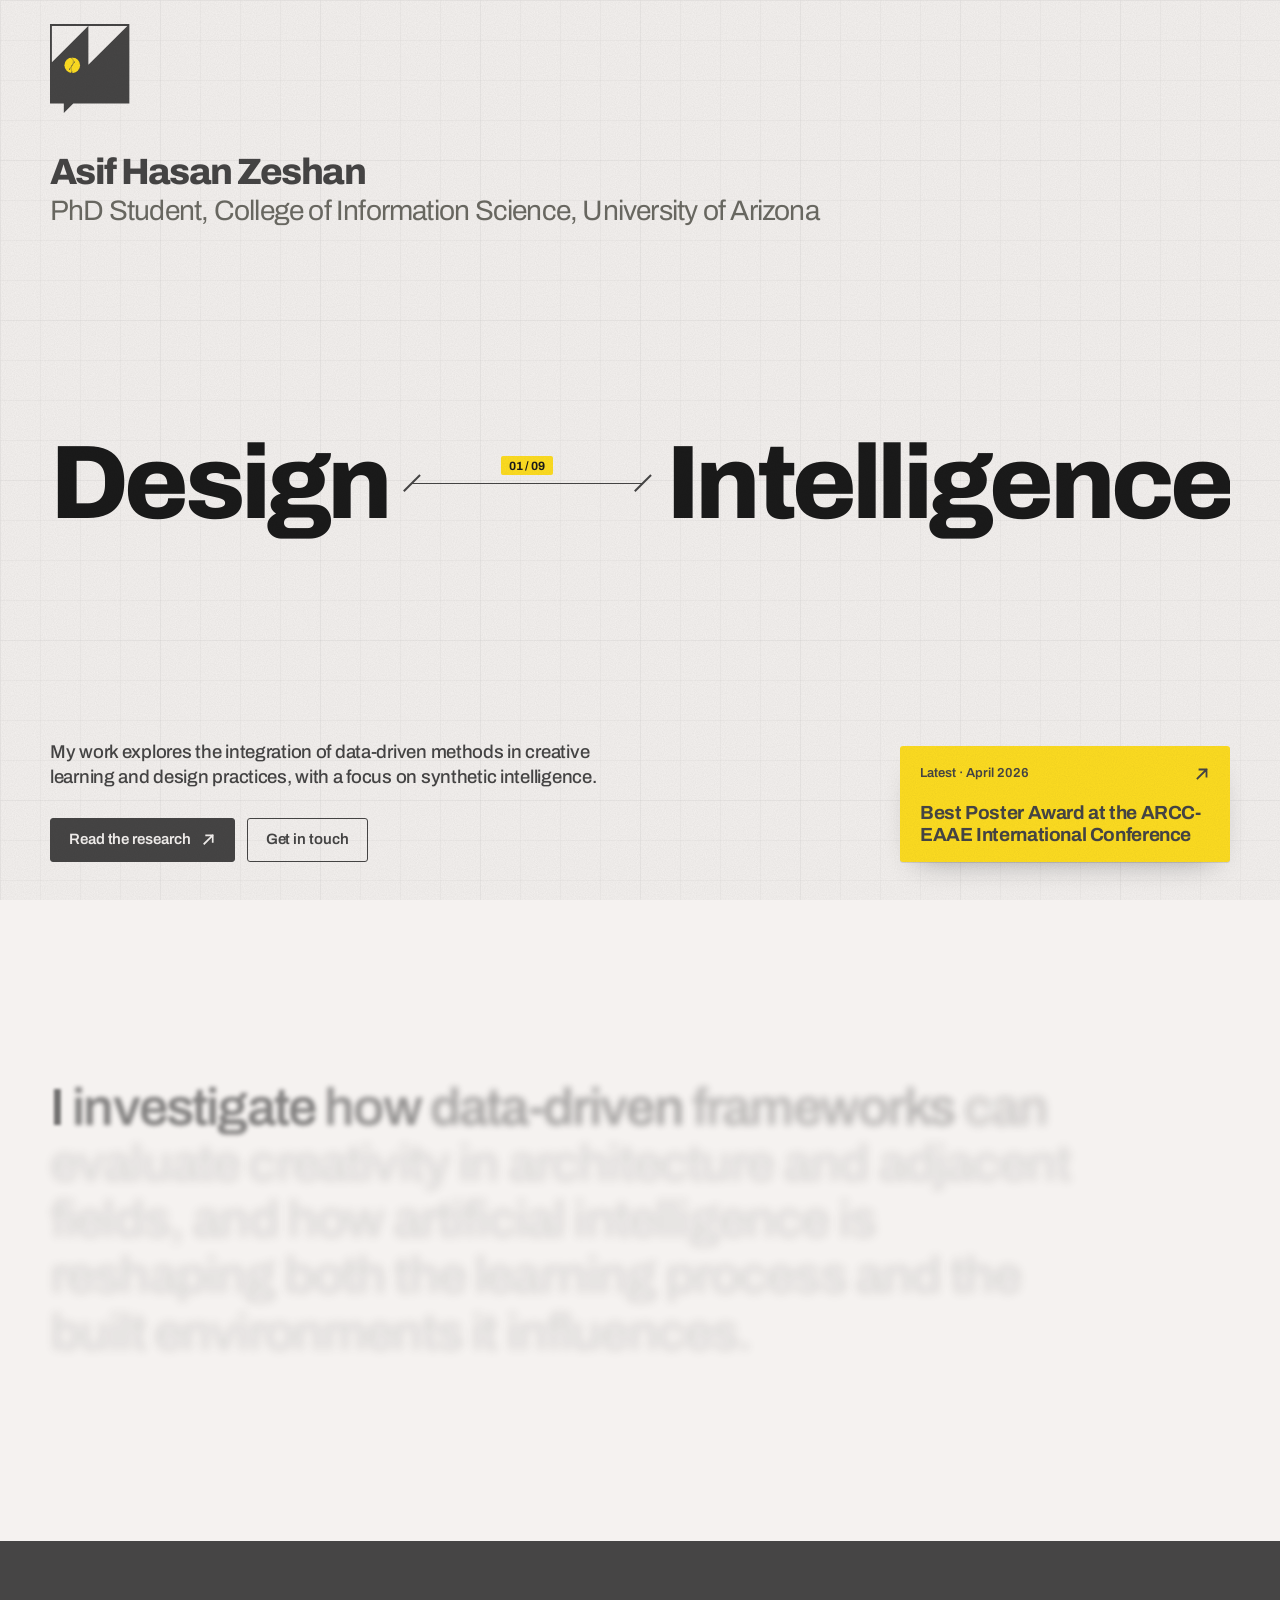
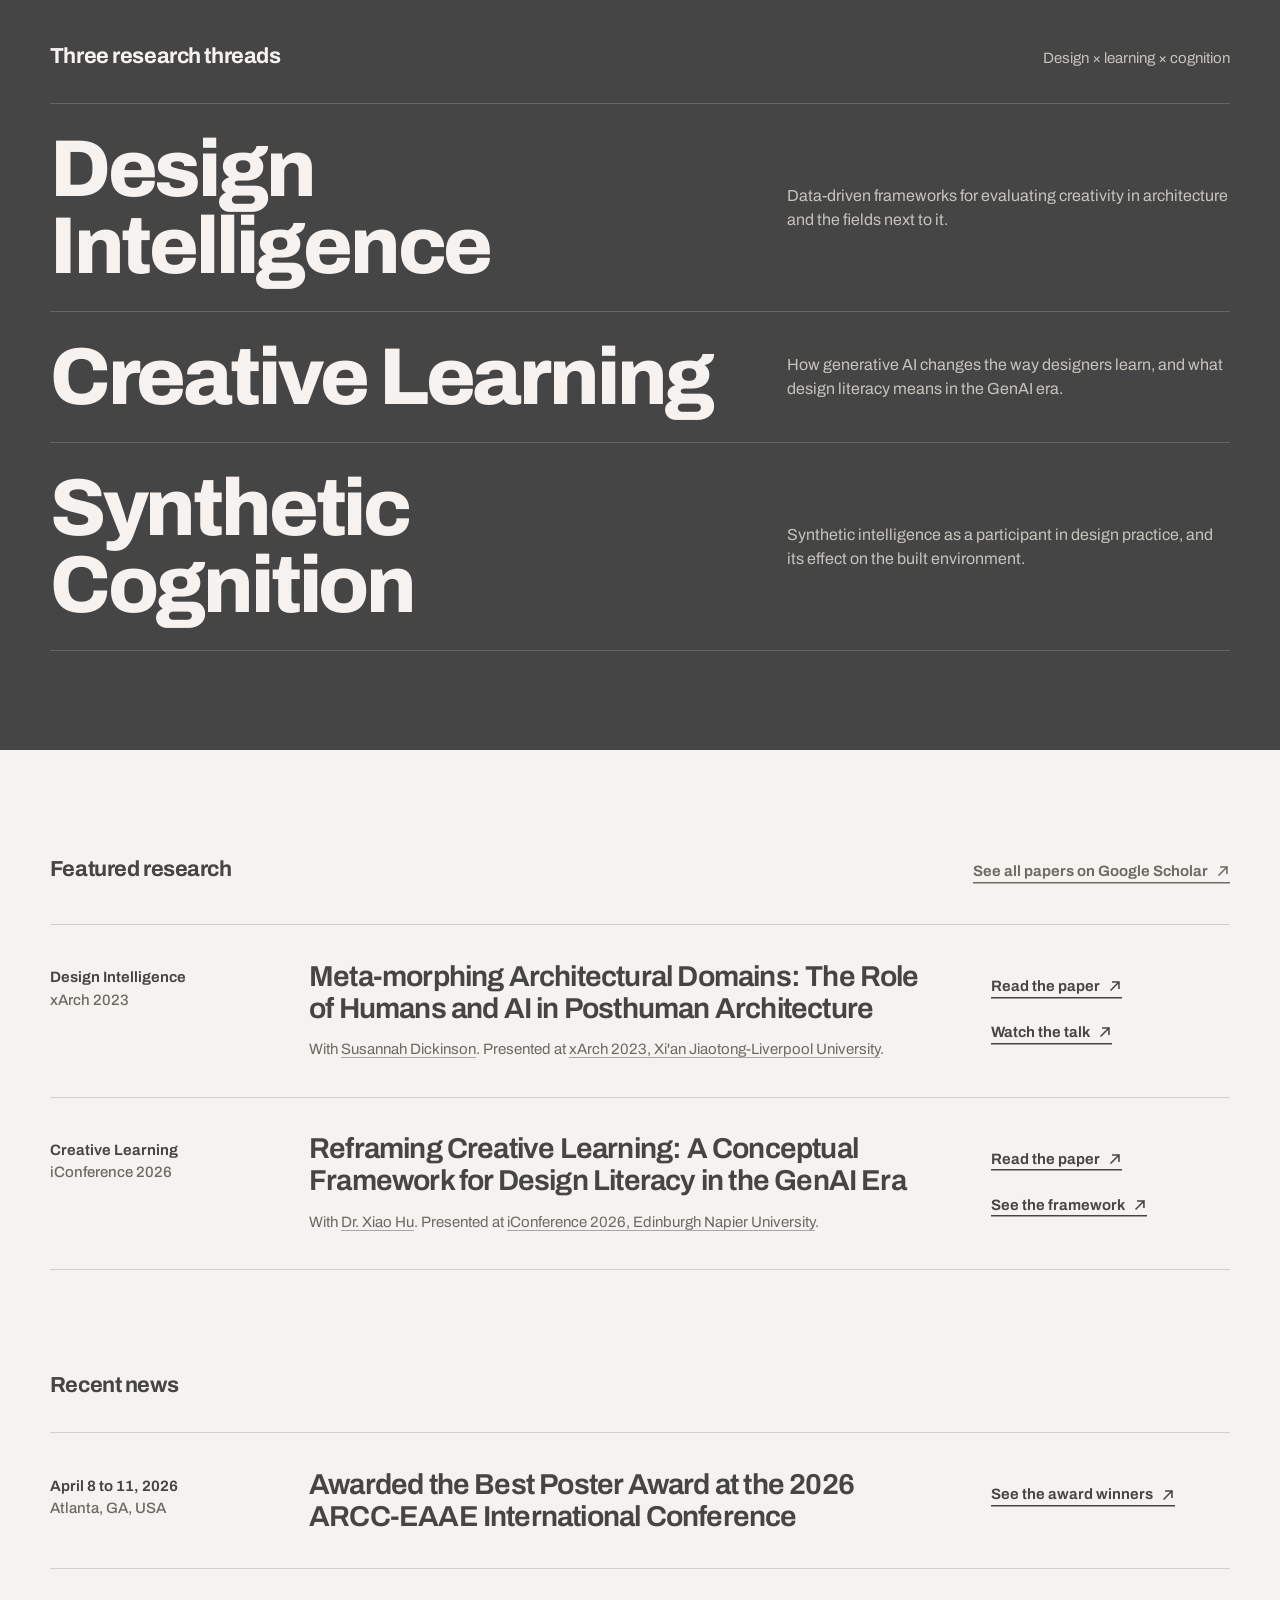
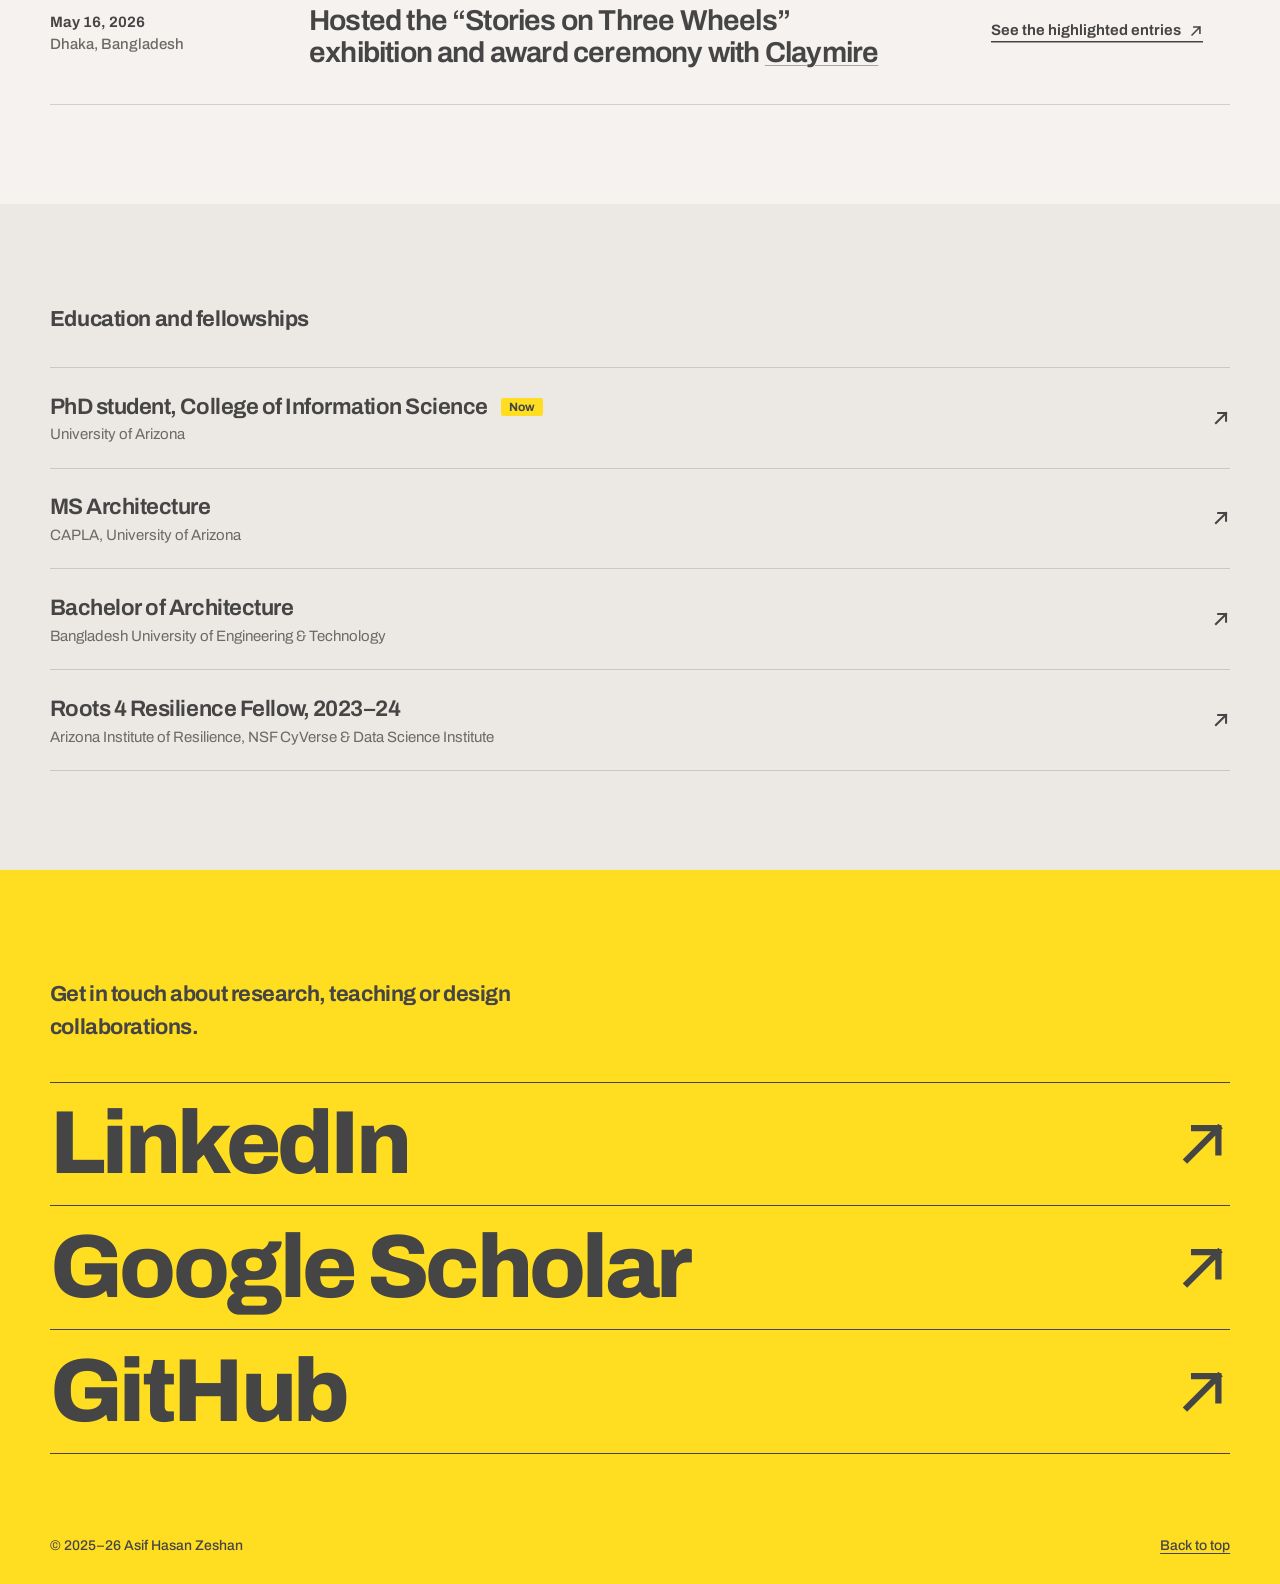
<file: index.html>
<!DOCTYPE html>
<html lang="en">
<head>
<meta charset="UTF-8">
<meta name="viewport" content="width=device-width, initial-scale=1">
<title>Asif Hasan Zeshan — Design Intelligence, Creative Learning, Synthetic Cognition</title>
<meta name="description" content="Asif Hasan Zeshan is a PhD student at the University of Arizona researching design intelligence, creative learning and synthetic cognition. Research, design work and news.">
<meta name="author" content="Asif Hasan Zeshan">
<meta name="theme-color" content="#F5F2F0">
<link rel="canonical" href="https://www.asifhasanzeshan.xyz/">
<meta property="og:title" content="Asif Hasan Zeshan — Design Intelligence, Creative Learning, Synthetic Cognition">
<meta property="og:description" content="Architecture-trained PhD student in information science at the University of Arizona. Research, design work and news.">
<meta property="og:type" content="website">
<meta property="og:url" content="https://www.asifhasanzeshan.xyz/">
<link rel="icon" type="image/svg+xml" href="assets/favicon.svg">
<link rel="preconnect" href="https://fonts.googleapis.com">
<link rel="preconnect" href="https://fonts.gstatic.com" crossorigin>
<link rel="stylesheet" href="https://fonts.googleapis.com/css2?family=Archivo:wdth,wght@62..125,100..900&display=swap">
<link rel="stylesheet" href="https://fonts.googleapis.com/css2?family=JetBrains+Mono:wght@700&text=0.1&display=swap">
<link rel="stylesheet" href="assets/css/site.css">
</head>
<body>

<svg width="0" height="0" style="position:absolute" aria-hidden="true">
  <symbol id="i-arrow" viewBox="0 0 16 16" fill="none" stroke="currentColor" stroke-width="1.8" stroke-linecap="square">
    <path d="M3.5 12.5l9-9M5.5 3.5h7v7"/>
  </symbol>
</svg>

<a class="skip" href="#main">Skip to content</a>
<canvas class="blueprint" aria-hidden="true"></canvas>
<div class="grain" aria-hidden="true"></div>

<header class="site-header" data-tone="paper">
  <a class="logo-link" href="#top" aria-label="Asif Hasan Zeshan, back to top">
    <svg class="logo" viewBox="0 0 1338 1500" aria-hidden="true">
      <defs><clipPath id="eye-clip"><rect class="eye-lid" x="-140" y="-132" width="280" height="264"/></clipPath></defs>
      <path class="logo-ink" d="M0 0h1338v1339H393L233 1499V1339H0z"/>
      <path class="logo-paper" d="M32 33h612L32 644zM647 33h657L647 689z"/>
      <g transform="translate(375 695)" clip-path="url(#eye-clip)">
        <circle class="logo-yellow" r="132"/>
        <g class="eye-v is-on"></g>
        <g class="eye-v" fill="none" stroke-width="12"><circle class="s-ink" r="97" stroke-width="14"/><path class="s-ink" d="M-43.3 -25.0L47.7 -77.5M0.0 -50.0L91.0 2.5M43.3 -25.0L43.3 80.0M43.3 25.0L-47.7 77.5M0.0 50.0L-91.0 -2.5M-43.3 25.0L-43.3 -80.0"/></g>
        <g class="eye-v"><circle class="logo-ink" r="105"/><g fill="none" class="s-yellow"><circle r="88" stroke-width="5"/><circle r="40" stroke-width="5"/><path d="M-66 -8A66 66 0 0 1 -52 -41" stroke-width="20"/><path d="M-44 -50A66 66 0 0 1 -22 -62" stroke-width="20"/></g><circle class="logo-yellow" r="24"/></g>
        <g class="eye-v"><g fill="none" class="s-ink" stroke-width="6"><path d="M0 -118C30 -74 22 -32 -5 6C-28 42 -22 82 0 118"/><path d="M-46 66L38 -56"/></g><g class="logo-ink"><circle cx="-46" cy="66" r="8.5"/><circle cx="38" cy="-56" r="8.5"/><circle cx="-5" cy="6" r="7.5"/></g><g class="logo-yellow s-ink" stroke-width="5"><rect x="-9" y="-131" width="18" height="18"/><rect x="-9" y="113" width="18" height="18"/></g></g>
        <g class="eye-v"><text class="logo-ink eye-num" y="42" text-anchor="middle">0.1</text></g>
      </g>
      <g class="logo-yellow"><circle class="logo-dot" cx="759" cy="978" r="27"/><circle class="logo-dot" cx="900" cy="978" r="27"/><circle class="logo-dot" cx="1041" cy="978" r="27"/></g>
    </svg>
  </a>
</header>

<main id="main">

  <section class="hero wrap" id="top" data-tone="paper">
    <h1>
      <strong>Asif Hasan Zeshan</strong>
      <span>PhD Student, College of Information Science, University of Arizona</span>
    </h1>

    <div class="slot" aria-hidden="true">
      <span class="reel reel--a"><span class="reel-strip"><span>Design</span><span>Creative</span><span>Synthetic</span></span></span>
      <span class="dim"><span class="dim-label">01 / 09</span></span>
      <span class="reel reel--b"><span class="reel-strip"><span>Intelligence</span><span>Learning</span><span>Cognition</span></span></span>
    </div>
    <p class="sr-only">Research areas: Design Intelligence, Creative Learning and Synthetic Cognition.</p>

    <div class="hero-foot">
      <div class="hero-text">
        <p class="hero-sub">My work explores the integration of data-driven methods in creative learning and design practices, with a focus on synthetic intelligence.</p>
        <div class="hero-actions">
          <a class="btn" href="#research">Read the research <svg aria-hidden="true"><use href="#i-arrow"/></svg></a>
          <a class="btn btn--ghost" href="#contact">Get in touch</a>
        </div>
      </div>
      <a class="slip" href="#news">
        <span class="slip-top"><span>Latest · April 2026</span><svg aria-hidden="true"><use href="#i-arrow"/></svg></span>
        <span class="slip-title">Best Poster Award at the ARCC-EAAE International Conference</span>
      </a>
    </div>
  </section>

  <section class="statement wrap" data-tone="paper" aria-label="Research statement">
    <p>I investigate how data-driven frameworks can <mark>evaluate creativity</mark> in architecture and adjacent fields, and how <mark>artificial intelligence</mark> is reshaping both the learning process and the <mark>built environments</mark> it influences.</p>
  </section>

  <section class="section threads" id="threads" data-tone="ink">
    <div class="wrap">
      <div class="section-head">
        <h2>Three research threads</h2>
        <p>Design × learning × cognition</p>
      </div>
      <ul class="thread-list">
        <li class="thread">
          <h3>Design Intelligence</h3>
          <p>Data-driven frameworks for evaluating creativity in architecture and the fields next to it.</p>
        </li>
        <li class="thread">
          <h3>Creative Learning</h3>
          <p>How generative AI changes the way designers learn, and what design literacy means in the GenAI era.</p>
        </li>
        <li class="thread">
          <h3>Synthetic Cognition</h3>
          <p>Synthetic intelligence as a participant in design practice, and its effect on the built environment.</p>
        </li>
      </ul>
    </div>
  </section>

  <section class="section" id="research" data-tone="paper">
    <div class="wrap">
      <div class="section-head">
        <h2>Featured research</h2>
        <p><a class="link" href="https://scholar.google.com/citations?user=yAMlQUMAAAAJ&hl=en" target="_blank" rel="noopener">See all papers on Google Scholar <svg aria-hidden="true"><use href="#i-arrow"/></svg></a></p>
      </div>
      <div class="rows">
        <article class="row">
          <p class="row-key"><b>Design Intelligence</b>xArch 2023</p>
          <div>
            <h3>Meta-morphing Architectural Domains: The Role of Humans and AI in Posthuman Architecture</h3>
            <p class="row-meta">With <a href="https://capla.arizona.edu/faculty-staff/susannah-dickinson" target="_blank" rel="noopener">Susannah Dickinson</a>. Presented at <a href="https://www.xjtlu.edu.cn/en/study/departments/design-school/architecture/xarch2026/xarch-2023" target="_blank" rel="noopener">xArch 2023, Xi'an Jiaotong-Liverpool University</a>.</p>
          </div>
          <div class="row-links">
            <a class="link" href="https://link.springer.com/chapter/10.1007/978-981-97-0621-1_30" target="_blank" rel="noopener">Read the paper <svg aria-hidden="true"><use href="#i-arrow"/></svg></a>
            <a class="link" href="https://www.youtube.com/watch?v=zxKMamVhsPg" target="_blank" rel="noopener">Watch the talk <svg aria-hidden="true"><use href="#i-arrow"/></svg></a>
          </div>
        </article>
        <article class="row">
          <p class="row-key"><b>Creative Learning</b>iConference 2026</p>
          <div>
            <h3>Reframing Creative Learning: A Conceptual Framework for Design Literacy in the GenAI Era</h3>
            <p class="row-meta">With <a href="https://infosci.arizona.edu/person/xiao-hu" target="_blank" rel="noopener">Dr. Xiao Hu</a>. Presented at <a href="https://www.ischools.org/post/iconference-2026-call-for-papers" target="_blank" rel="noopener">iConference 2026, Edinburgh Napier University</a>.</p>
          </div>
          <div class="row-links">
            <a class="link" href="https://publicera.kb.se/ir/article/view/64273" target="_blank" rel="noopener">Read the paper <svg aria-hidden="true"><use href="#i-arrow"/></svg></a>
            <a class="link" href="projects/genaicreativelearning.html">See the framework <svg aria-hidden="true"><use href="#i-arrow"/></svg></a>
          </div>
        </article>
      </div>
    </div>
  </section>

  <section class="section" id="news" data-tone="paper">
    <div class="wrap">
      <div class="section-head">
        <h2>Recent news</h2>
      </div>
      <div class="rows">
        <article class="row">
          <p class="row-key"><b>April 8 to 11, 2026</b>Atlanta, GA, USA</p>
          <div>
            <h3>Awarded the Best Poster Award at the 2026 ARCC-EAAE International Conference</h3>
          </div>
          <div class="row-links">
            <a class="link" href="https://www.arcc-arch.org/meet-the-arcc-2026-awards-recipients/" target="_blank" rel="noopener">See the award winners <svg aria-hidden="true"><use href="#i-arrow"/></svg></a>
          </div>
        </article>
        <article class="row">
          <p class="row-key"><b>May 16, 2026</b>Dhaka, Bangladesh</p>
          <div>
            <h3>Hosted the “Stories on Three Wheels” exhibition and award ceremony with <a href="https://www.claymire.site" target="_blank" rel="noopener">Claymire</a></h3>
          </div>
          <div class="row-links">
            <a class="link" href="https://www.claymire.site/past-competition/stories-on-three-wheels/competition-entries" target="_blank" rel="noopener">See the highlighted entries <svg aria-hidden="true"><use href="#i-arrow"/></svg></a>
          </div>
        </article>
      </div>
    </div>
  </section>

  <section class="section background" id="background" data-tone="soft">
    <div class="wrap">
      <div class="section-head">
        <h2>Education and fellowships</h2>
      </div>
      <ul class="cv-list">
        <li><a href="https://azcast.arizona.edu/person/asif-hasan-zeshan" target="_blank" rel="noopener">
          <span><b>PhD student, College of Information Science <i class="cv-now">Now</i></b><span>University of Arizona</span></span>
          <svg aria-hidden="true"><use href="#i-arrow"/></svg>
        </a></li>
        <li><a href="https://capla.arizona.edu/studio/class-2024-harnessing-ai-architecture" target="_blank" rel="noopener">
          <span><b>MS Architecture</b><span>CAPLA, University of Arizona</span></span>
          <svg aria-hidden="true"><use href="#i-arrow"/></svg>
        </a></li>
        <li><a href="https://arch.buet.ac.bd/degrees/B%20Arch" target="_blank" rel="noopener">
          <span><b>Bachelor of Architecture</b><span>Bangladesh University of Engineering &amp; Technology</span></span>
          <svg aria-hidden="true"><use href="#i-arrow"/></svg>
        </a></li>
        <li><a href="https://wees.arizona.edu/r4r/cohorts/fall-2023" target="_blank" rel="noopener">
          <span><b>Roots 4 Resilience Fellow, 2023–24</b><span>Arizona Institute of Resilience, NSF CyVerse &amp; Data Science Institute</span></span>
          <svg aria-hidden="true"><use href="#i-arrow"/></svg>
        </a></li>
      </ul>
    </div>
  </section>

</main>

<footer class="contact" id="contact" data-tone="yellow">
  <div class="wrap">
    <h2>Get in touch about research, teaching or design collaborations.</h2>
    <ul class="contact-links">
      <li><a href="https://www.linkedin.com/in/zeshan67/" target="_blank" rel="noopener">LinkedIn <svg aria-hidden="true"><use href="#i-arrow"/></svg></a></li>
      <li><a href="https://scholar.google.com/citations?user=yAMlQUMAAAAJ&hl=en" target="_blank" rel="noopener">Google Scholar <svg aria-hidden="true"><use href="#i-arrow"/></svg></a></li>
      <li><a href="https://github.com/zeshan67" target="_blank" rel="noopener">GitHub <svg aria-hidden="true"><use href="#i-arrow"/></svg></a></li>
    </ul>
    <div class="site-foot">
      <p>© 2025–26 Asif Hasan Zeshan</p>
      <p><a href="#top">Back to top</a></p>
    </div>
  </div>
</footer>

<script src="assets/vendor/gsap.min.js"></script>
<script src="assets/vendor/ScrollTrigger.min.js"></script>
<script src="assets/vendor/SplitText.min.js"></script>
<script src="assets/js/site.js"></script>
</body>
</html>
</file>
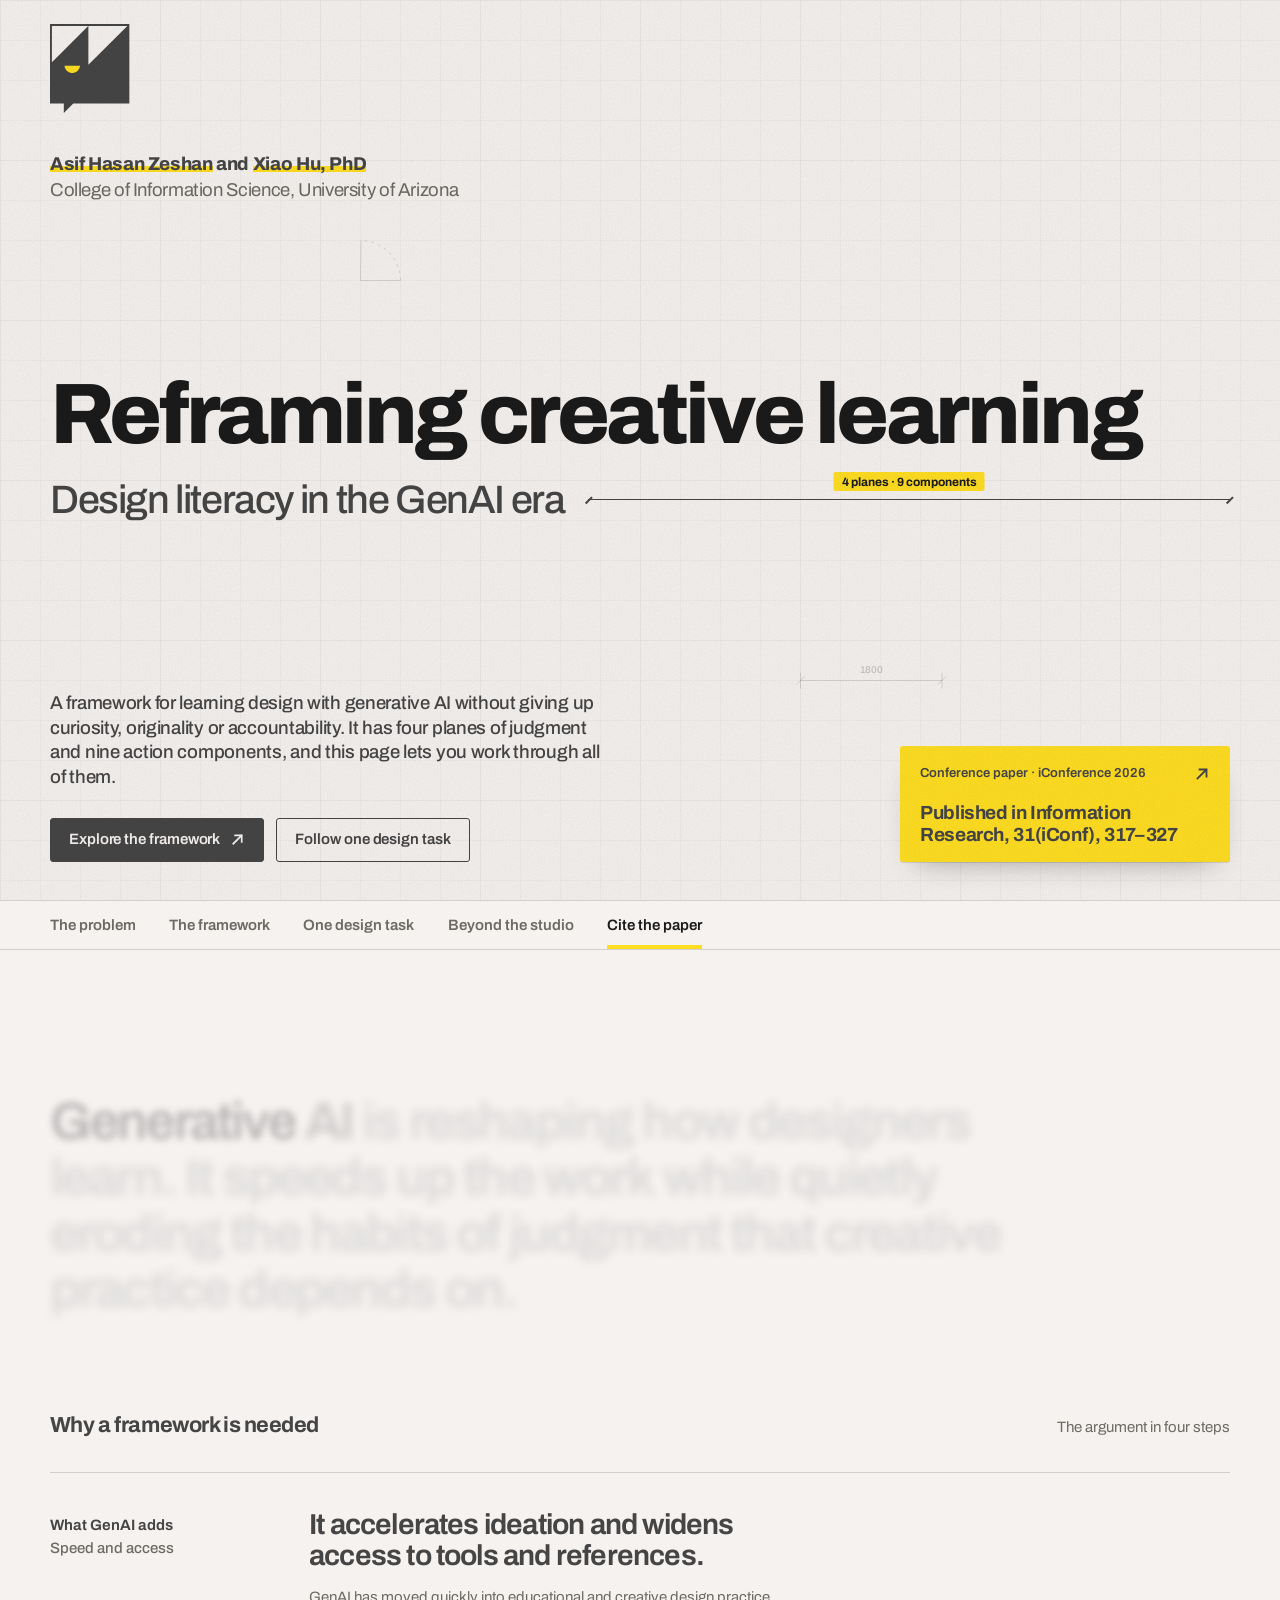
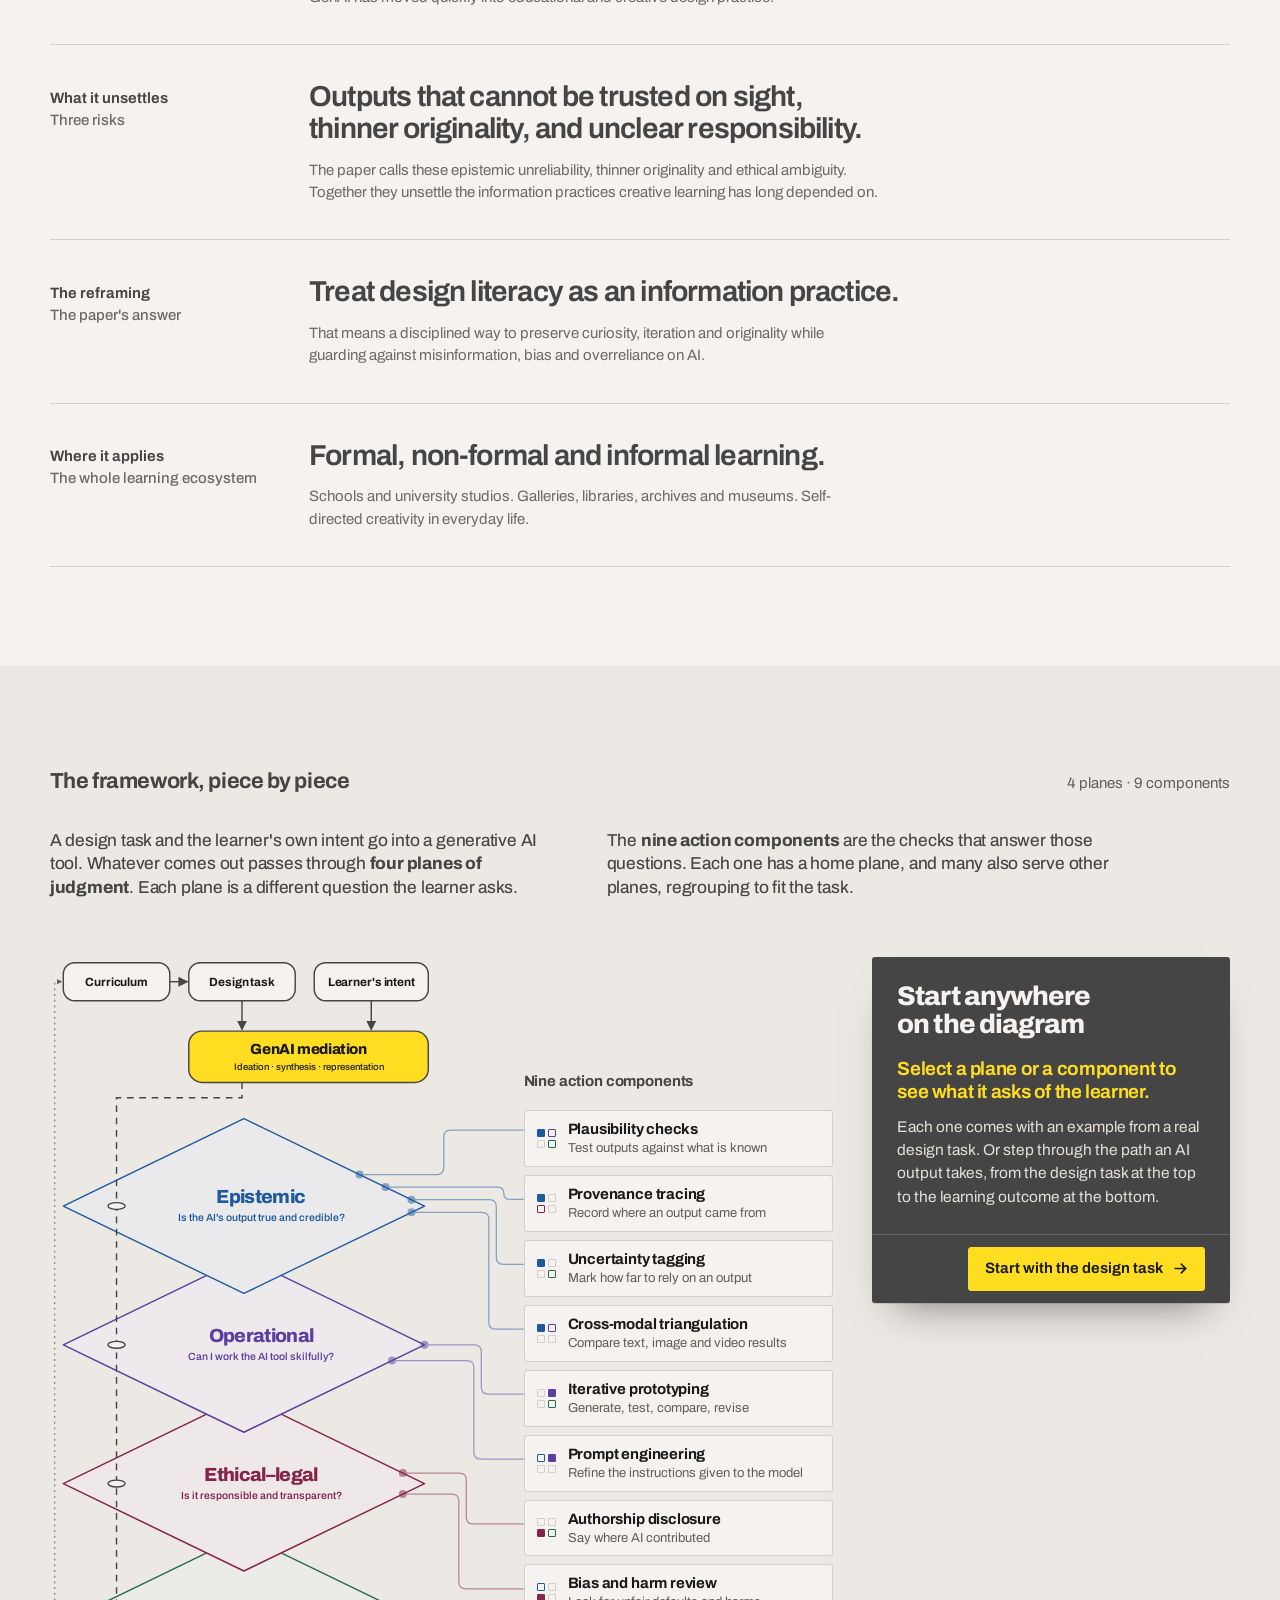
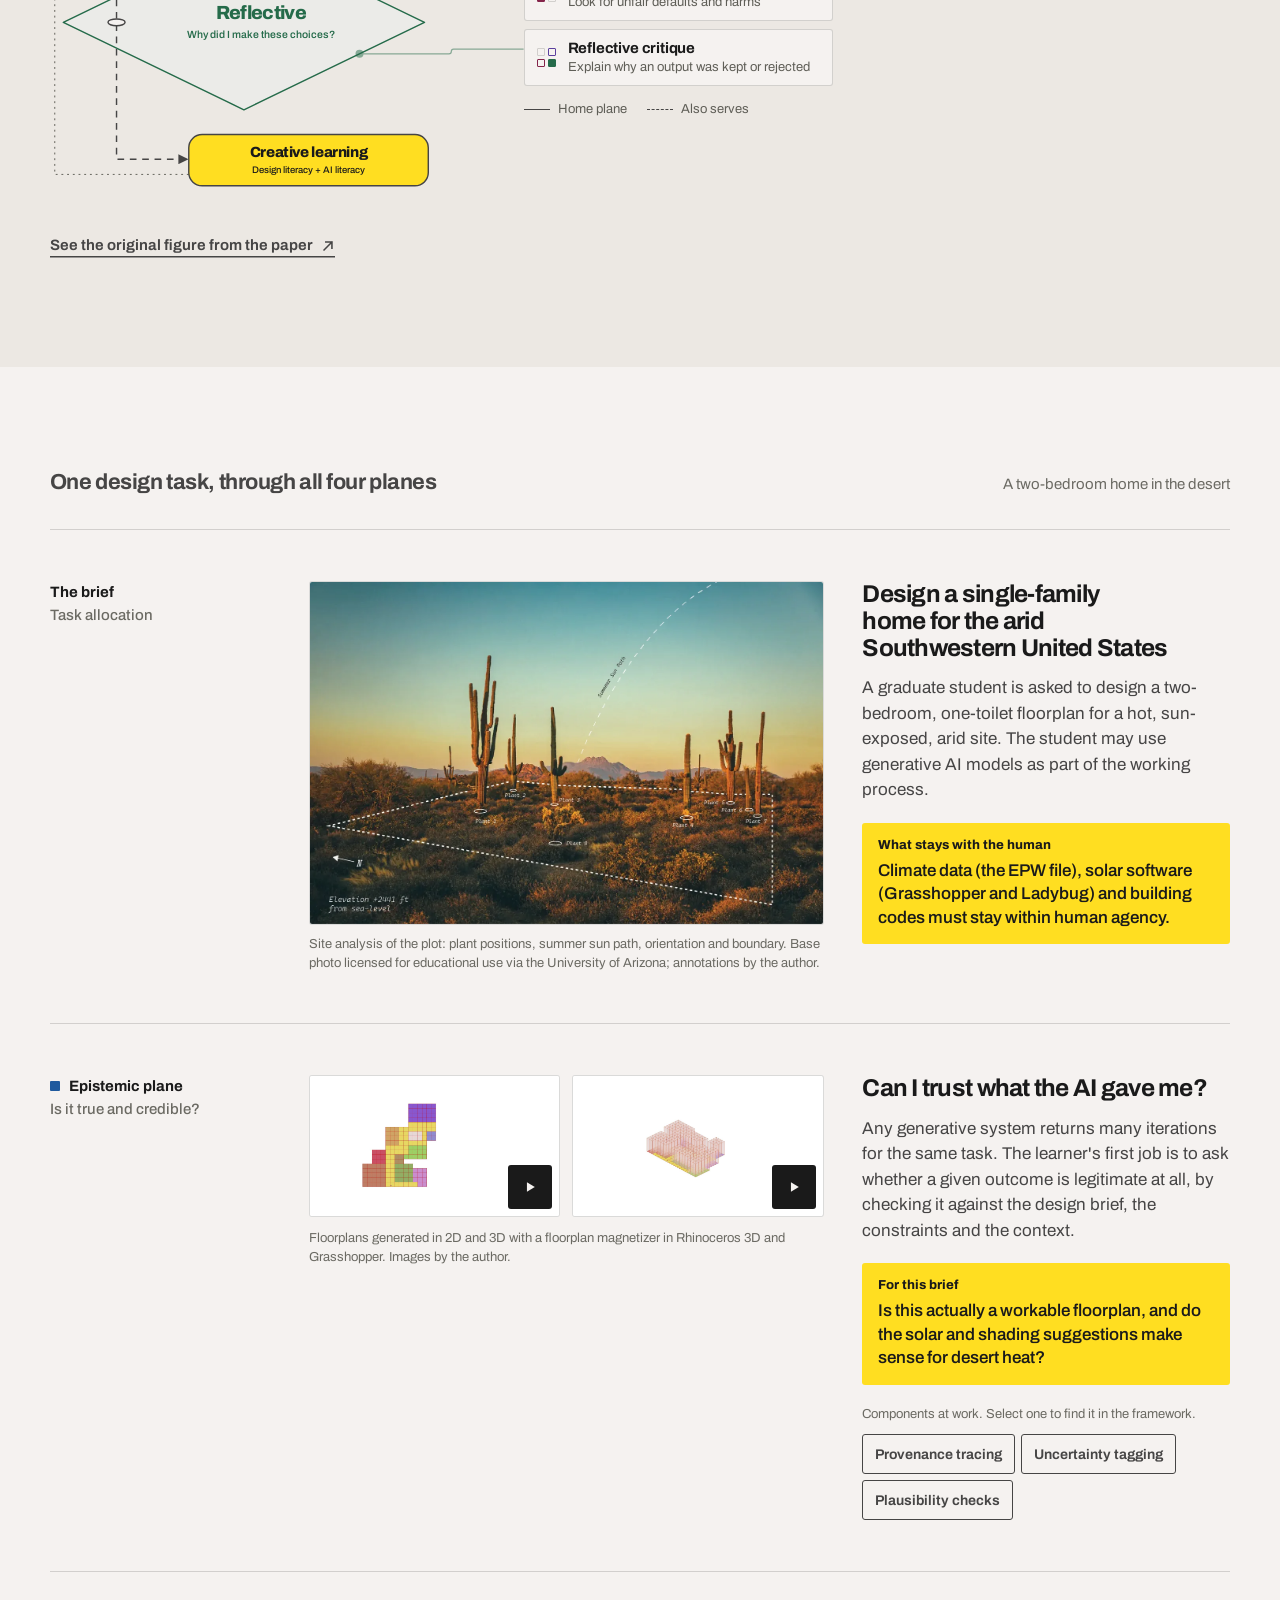
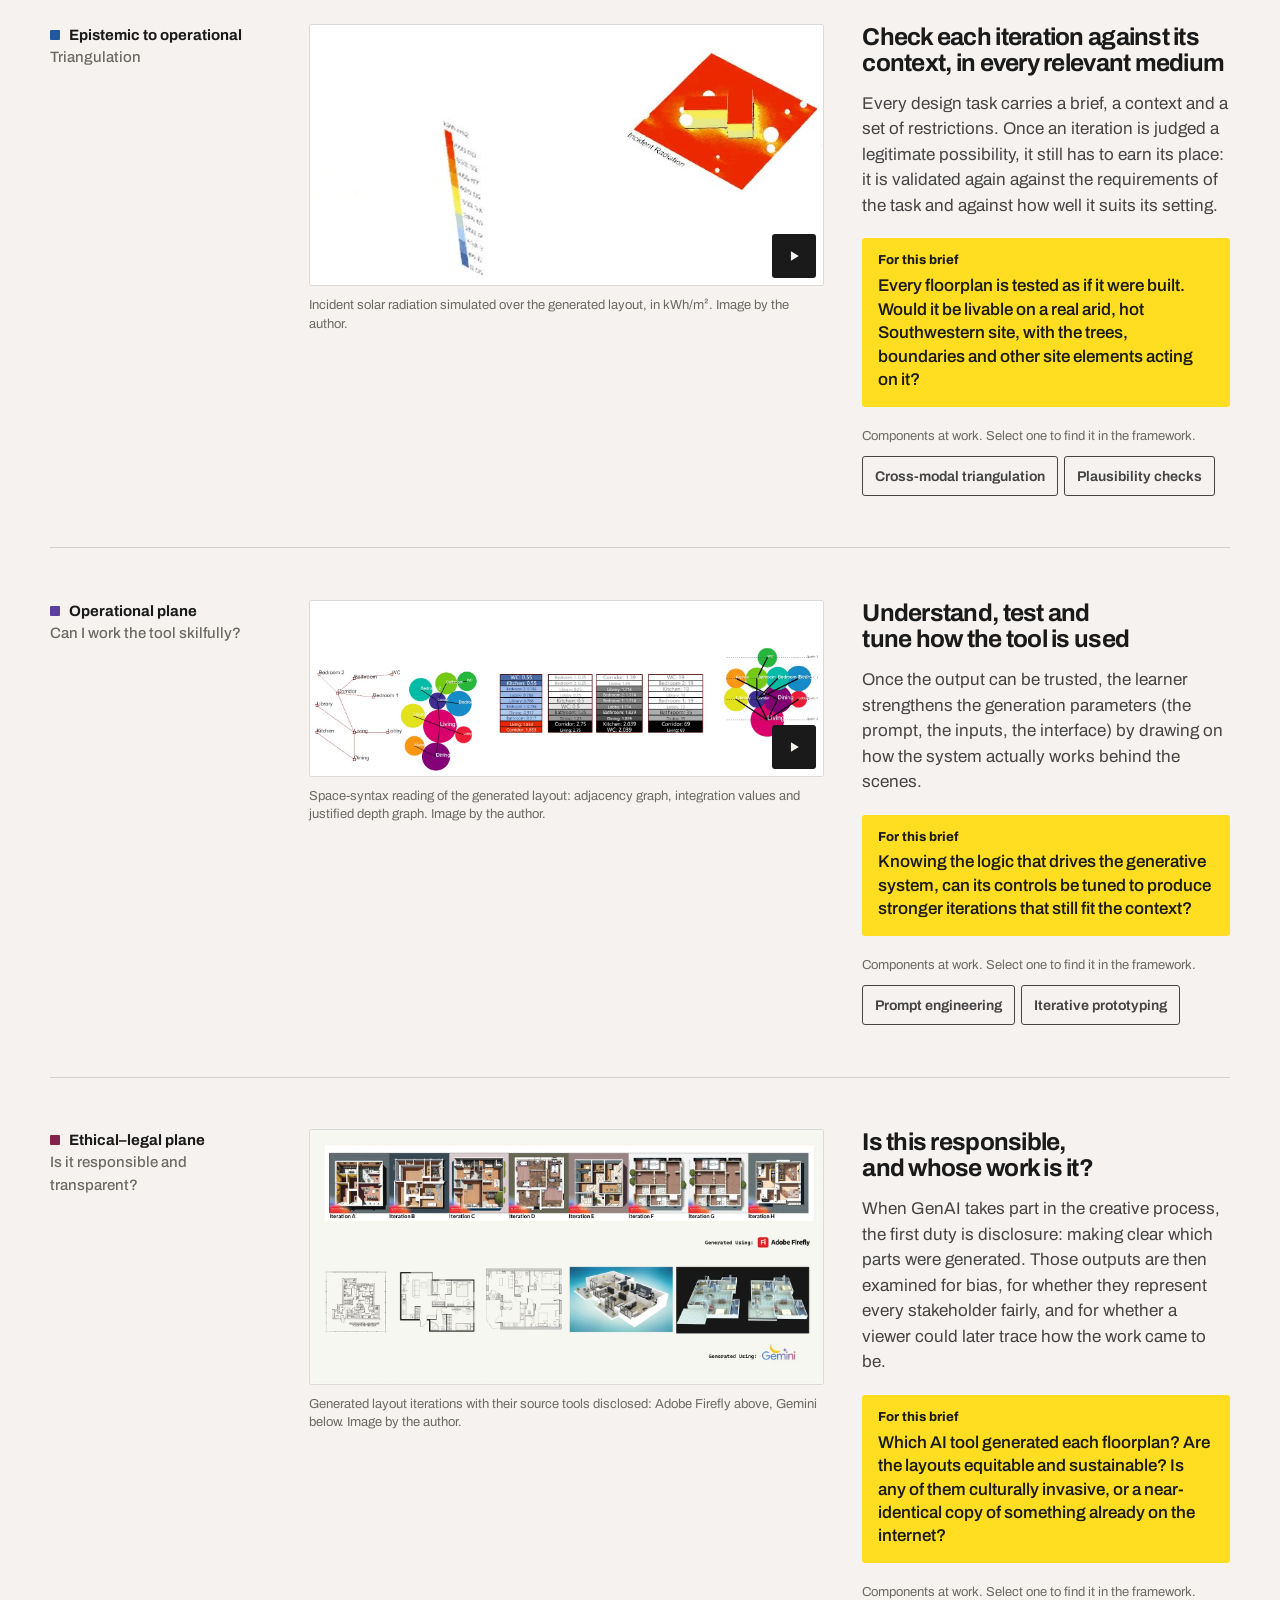
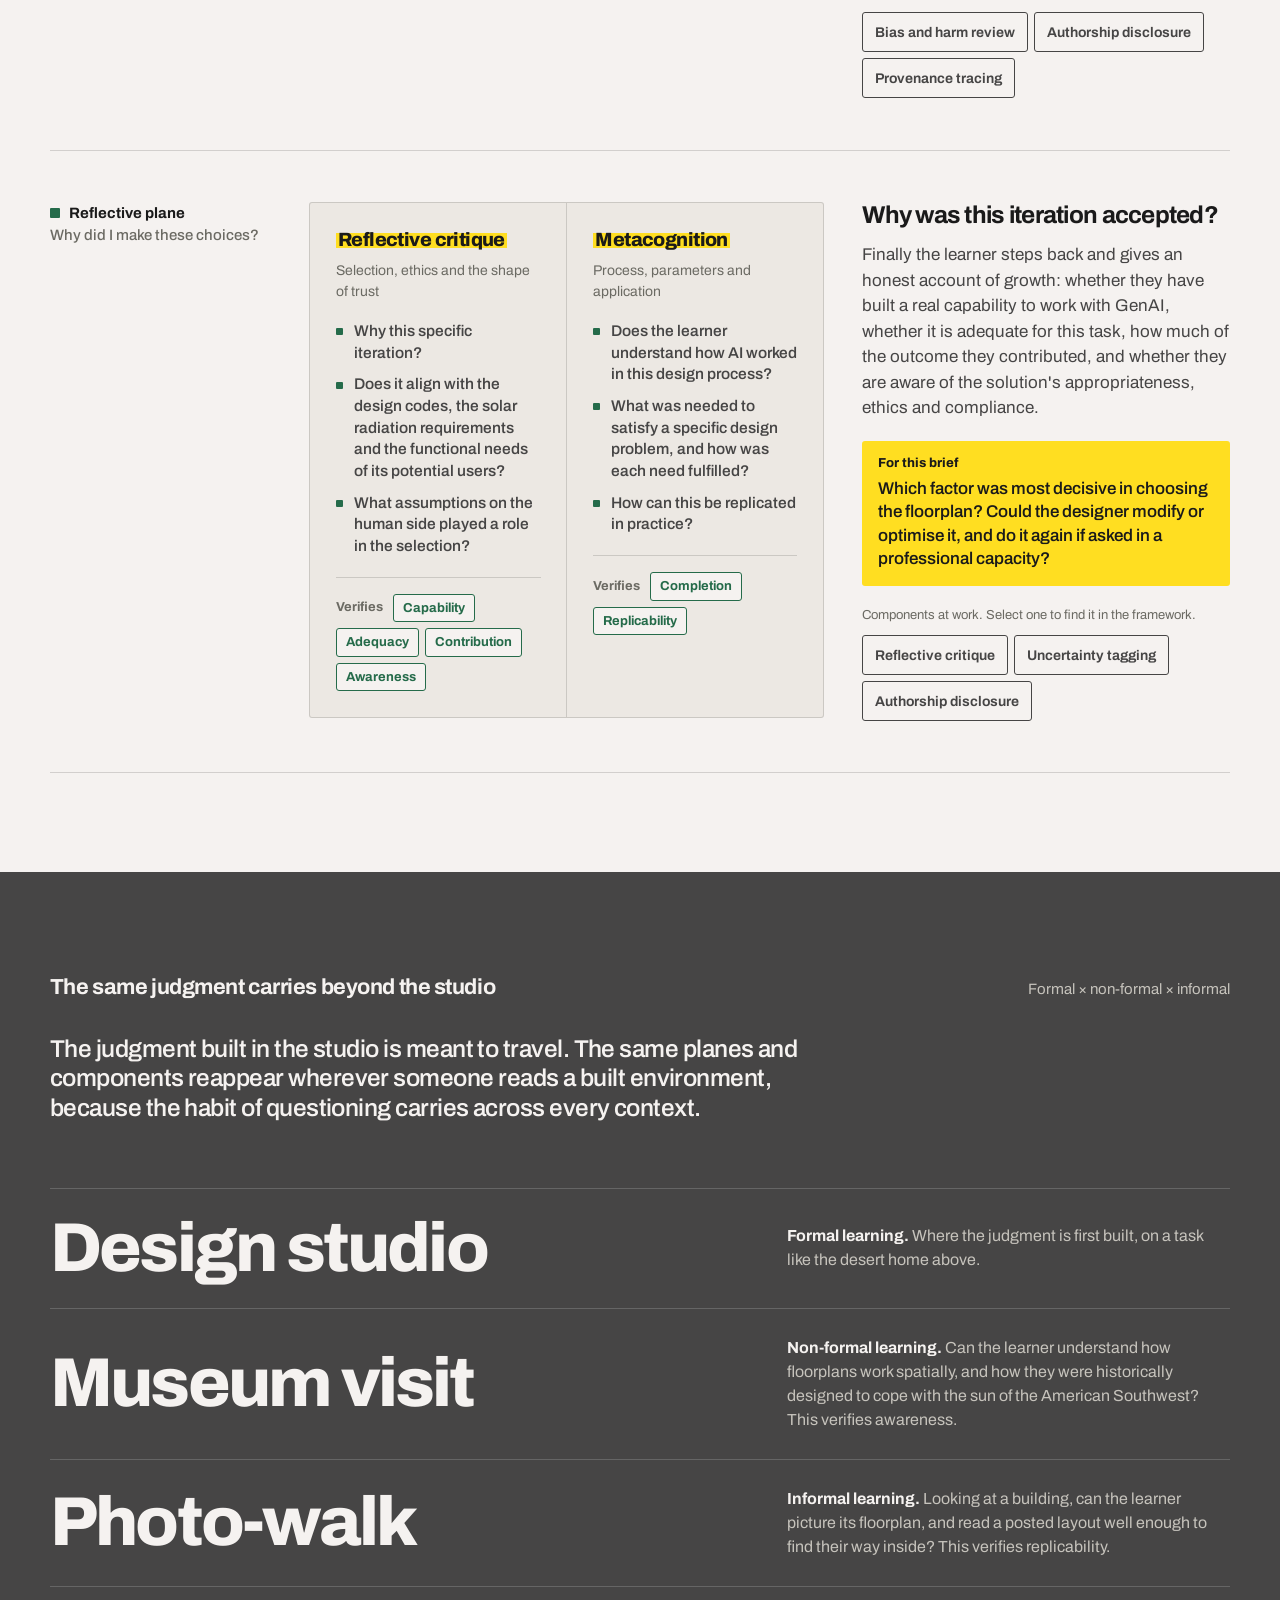
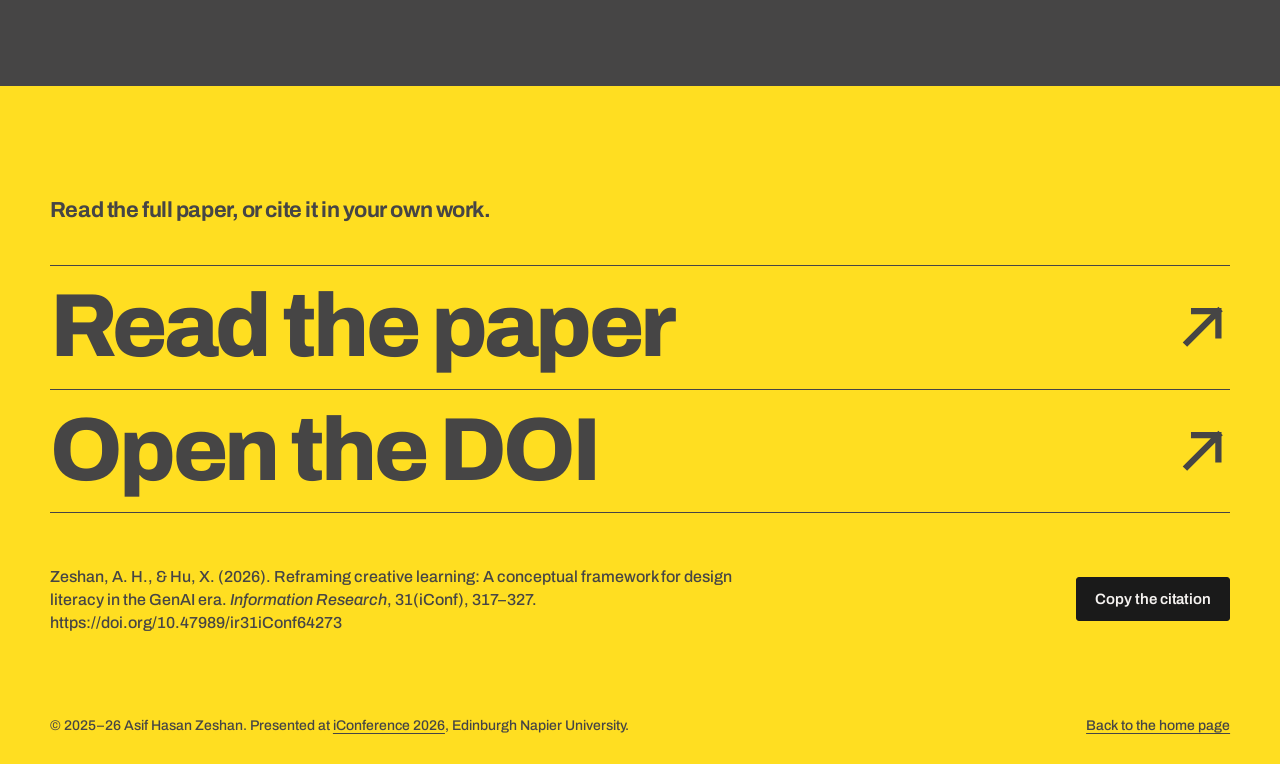
<file: projects/genaicreativelearning.html>
<!DOCTYPE html>
<html lang="en">
<head>
<meta charset="UTF-8">
<meta name="viewport" content="width=device-width, initial-scale=1">
<title>Reframing Creative Learning: Design Literacy in the GenAI Era</title>
<meta name="description" content="An interactive guide to a conceptual framework for design literacy in the GenAI era: four planes of judgment and nine action components, followed through one architectural design task.">
<meta name="author" content="Asif Hasan Zeshan">
<meta name="theme-color" content="#F5F2F0">
<link rel="canonical" href="https://www.asifhasanzeshan.xyz/projects/genaicreativelearning.html">
<meta property="og:title" content="Reframing Creative Learning: Design Literacy in the GenAI Era">
<meta property="og:description" content="An interactive conceptual framework. Four planes of judgment, nine action components, followed through an architectural design task.">
<meta property="og:type" content="article">
<meta property="og:url" content="https://www.asifhasanzeshan.xyz/projects/genaicreativelearning.html">
<link rel="icon" type="image/svg+xml" href="../assets/favicon.svg">
<link rel="preconnect" href="https://fonts.googleapis.com">
<link rel="preconnect" href="https://fonts.gstatic.com" crossorigin>
<link rel="stylesheet" href="https://fonts.googleapis.com/css2?family=Archivo:wdth,wght@62..125,100..900&display=swap">
<link rel="stylesheet" href="https://fonts.googleapis.com/css2?family=JetBrains+Mono:wght@700&text=0.1&display=swap">
<link rel="stylesheet" href="../assets/css/site.css">
<link rel="stylesheet" href="../assets/css/framework.css">
</head>
<body class="fw">

<svg width="0" height="0" style="position:absolute" aria-hidden="true">
  <symbol id="i-arrow" viewBox="0 0 16 16" fill="none" stroke="currentColor" stroke-width="1.8" stroke-linecap="square">
    <path d="M3.5 12.5l9-9M5.5 3.5h7v7"/>
  </symbol>
  <symbol id="i-next" viewBox="0 0 16 16" fill="none" stroke="currentColor" stroke-width="1.8" stroke-linecap="square">
    <path d="M2.5 8h11M9 3.5L13.5 8 9 12.5"/>
  </symbol>
  <symbol id="i-prev" viewBox="0 0 16 16" fill="none" stroke="currentColor" stroke-width="1.8" stroke-linecap="square">
    <path d="M13.5 8h-11M7 3.5L2.5 8 7 12.5"/>
  </symbol>
  <symbol id="i-pause" viewBox="0 0 16 16" fill="currentColor"><path d="M4 3h3v10H4zM9 3h3v10H9z"/></symbol>
  <symbol id="i-play" viewBox="0 0 16 16" fill="currentColor"><path d="M4.5 2.5l9 5.5-9 5.5z"/></symbol>
</svg>

<a class="skip" href="#main">Skip to content</a>
<canvas class="blueprint" aria-hidden="true"></canvas>
<div class="grain" aria-hidden="true"></div>

<header class="site-header" data-tone="paper">
  <a class="logo-link" href="../index.html" aria-label="Asif Hasan Zeshan, home page">
    <svg class="logo" viewBox="0 0 1338 1500" aria-hidden="true">
      <defs><clipPath id="eye-clip"><rect class="eye-lid" x="-140" y="-132" width="280" height="264"/></clipPath></defs>
      <path class="logo-ink" d="M0 0h1338v1339H393L233 1499V1339H0z"/>
      <path class="logo-paper" d="M32 33h612L32 644zM647 33h657L647 689z"/>
      <g transform="translate(375 695)" clip-path="url(#eye-clip)">
        <circle class="logo-yellow" r="132"/>
        <g class="eye-v is-on"></g>
        <g class="eye-v" fill="none" stroke-width="12"><circle class="s-ink" r="97" stroke-width="14"/><path class="s-ink" d="M-43.3 -25.0L47.7 -77.5M0.0 -50.0L91.0 2.5M43.3 -25.0L43.3 80.0M43.3 25.0L-47.7 77.5M0.0 50.0L-91.0 -2.5M-43.3 25.0L-43.3 -80.0"/></g>
        <g class="eye-v"><circle class="logo-ink" r="105"/><g fill="none" class="s-yellow"><circle r="88" stroke-width="5"/><circle r="40" stroke-width="5"/><path d="M-66 -8A66 66 0 0 1 -52 -41" stroke-width="20"/><path d="M-44 -50A66 66 0 0 1 -22 -62" stroke-width="20"/></g><circle class="logo-yellow" r="24"/></g>
        <g class="eye-v"><g fill="none" class="s-ink" stroke-width="6"><path d="M0 -118C30 -74 22 -32 -5 6C-28 42 -22 82 0 118"/><path d="M-46 66L38 -56"/></g><g class="logo-ink"><circle cx="-46" cy="66" r="8.5"/><circle cx="38" cy="-56" r="8.5"/><circle cx="-5" cy="6" r="7.5"/></g><g class="logo-yellow s-ink" stroke-width="5"><rect x="-9" y="-131" width="18" height="18"/><rect x="-9" y="113" width="18" height="18"/></g></g>
        <g class="eye-v"><text class="logo-ink eye-num" y="42" text-anchor="middle">0.1</text></g>
      </g>
      <g class="logo-yellow"><circle class="logo-dot" cx="759" cy="978" r="27"/><circle class="logo-dot" cx="900" cy="978" r="27"/><circle class="logo-dot" cx="1041" cy="978" r="27"/></g>
    </svg>
  </a>
</header>

<main id="main">

  <!-- ============ Hero ============ -->
  <section class="fw-hero wrap" id="top" data-tone="paper">
    <p class="fw-byline" data-keep-clear>
      <strong><a href="https://infosci.arizona.edu/person/asif-hasan-zeshan" target="_blank" rel="noopener">Asif Hasan Zeshan</a> and <a href="https://infosci.arizona.edu/person/xiao-hu" target="_blank" rel="noopener">Xiao Hu, PhD</a></strong>
      <span>College of Information Science, University of Arizona</span>
    </p>

    <h1 class="fw-title" data-keep-clear>
      <span class="fw-title-a">Reframing creative learning</span>
      <span class="fw-title-b"><span>Design literacy in the GenAI era</span><span class="dim" aria-hidden="true"><span class="dim-label">4 planes · 9 components</span></span></span>
    </h1>

    <div class="hero-foot">
      <div class="hero-text">
        <p class="hero-sub" data-keep-clear>A framework for learning design with generative AI without giving up curiosity, originality or accountability. It has four planes of judgment and nine action components, and this page lets you work through all of them.</p>
        <div class="hero-actions" data-keep-clear>
          <a class="btn" href="#framework">Explore the framework <svg aria-hidden="true"><use href="#i-arrow"/></svg></a>
          <a class="btn btn--ghost" href="#example">Follow one design task</a>
        </div>
      </div>
      <a class="slip" href="https://publicera.kb.se/ir/article/view/64273" target="_blank" rel="noopener" data-keep-clear>
        <span class="slip-top"><span>Conference paper · iConference 2026</span><svg aria-hidden="true"><use href="#i-arrow"/></svg></span>
        <span class="slip-title">Published in Information Research, 31(iConf), 317–327</span>
      </a>
    </div>
  </section>

  <!-- ============ In-page navigation ============ -->
  <nav class="fw-nav" aria-label="On this page">
    <ol class="wrap">
      <li><a href="#problem">The problem</a></li>
      <li><a href="#framework">The framework</a></li>
      <li><a href="#example">One design task</a></li>
      <li><a href="#transfer">Beyond the studio</a></li>
      <li><a href="#cite">Cite the paper</a></li>
    </ol>
  </nav>

  <!-- ============ The problem ============ -->
  <section class="statement wrap" id="problem" data-tone="paper" aria-label="The problem">
    <p>Generative AI is reshaping how designers learn. It speeds up the work while quietly eroding the <mark>habits of judgment</mark> that creative practice depends on.</p>
  </section>

  <section class="section fw-context" data-tone="paper">
    <div class="wrap">
      <div class="section-head">
        <h2>Why a framework is needed</h2>
        <p>The argument in four steps</p>
      </div>
      <div class="rows">
        <article class="row row--2">
          <p class="row-key"><b>What GenAI adds</b>Speed and access</p>
          <div>
            <h3>It accelerates ideation and widens access to tools and references.</h3>
            <p class="row-meta">GenAI has moved quickly into educational and creative design practice.</p>
          </div>
        </article>
        <article class="row row--2">
          <p class="row-key"><b>What it unsettles</b>Three risks</p>
          <div>
            <h3>Outputs that cannot be trusted on sight, thinner originality, and unclear responsibility.</h3>
            <p class="row-meta">The paper calls these epistemic unreliability, thinner originality and ethical ambiguity. Together they unsettle the information practices creative learning has long depended on.</p>
          </div>
        </article>
        <article class="row row--2">
          <p class="row-key"><b>The reframing</b>The paper's answer</p>
          <div>
            <h3>Treat design literacy as an information practice.</h3>
            <p class="row-meta">That means a disciplined way to preserve curiosity, iteration and originality while guarding against misinformation, bias and overreliance on AI.</p>
          </div>
        </article>
        <article class="row row--2">
          <p class="row-key"><b>Where it applies</b>The whole learning ecosystem</p>
          <div>
            <h3>Formal, non-formal and informal learning.</h3>
            <p class="row-meta">Schools and university studios. Galleries, libraries, archives and museums. Self-directed creativity in everyday life.</p>
          </div>
        </article>
      </div>
    </div>
  </section>

  <!-- ============ The framework ============ -->
  <section class="section fw-framework" id="framework" data-tone="soft">
    <div class="wrap">
      <div class="section-head">
        <h2>The framework, piece by piece</h2>
        <p>4 planes · 9 components</p>
      </div>
      <div class="fw-lede">
        <p>A design task and the learner's own intent go into a generative AI tool. Whatever comes out passes through <b>four planes of judgment</b>. Each plane is a different question the learner asks.</p>
        <p>The <b>nine action components</b> are the checks that answer those questions. Each one has a home plane, and many also serve other planes, regrouping to fit the task.</p>
      </div>

      <div class="fw-stage" id="stage">
        <div class="fw-diagram" id="diagram">

          <svg class="fw-planes" id="planes" viewBox="0 0 404 880" role="group" aria-label="Framework diagram: design task and learner's intent feed GenAI mediation, which passes through the epistemic, operational, ethical–legal and reflective planes to creative learning.">
            <defs>
              <marker id="ah" viewBox="0 0 10 10" refX="8.5" refY="5" markerWidth="7" markerHeight="7" orient="auto-start-reverse"><path d="M0 0L10 5L0 10z" class="fw-ah"/></marker>
              <marker id="ah-soft" viewBox="0 0 10 10" refX="8.5" refY="5" markerWidth="6" markerHeight="6" orient="auto-start-reverse"><path d="M0 0L10 5L0 10z" class="fw-ah-soft"/></marker>
            </defs>

            <!-- feedback loop -->
            <path class="fw-feedback" d="M146 860H5V26H12" marker-end="url(#ah-soft)"/>

            <!-- inputs -->
            <g class="fw-node" data-sel="node:task" tabindex="0" role="button" aria-label="Design task and learner's intent">
              <rect x="14" y="6" width="112" height="40" rx="12"/>
              <text x="70" y="31" text-anchor="middle">Curriculum</text>
              <rect x="146" y="6" width="112" height="40" rx="12"/>
              <text x="202" y="31" text-anchor="middle">Design task</text>
              <rect x="278" y="6" width="120" height="40" rx="12"/>
              <text x="338" y="31" text-anchor="middle">Learner's intent</text>
            </g>
            <path class="fw-flow" d="M126 26H144" marker-end="url(#ah)"/>
            <path class="fw-flow" d="M202 46V76" marker-end="url(#ah)"/>
            <path class="fw-flow" d="M338 46V76" marker-end="url(#ah)"/>

            <g class="fw-node fw-node--yellow" data-sel="node:med" tabindex="0" role="button" aria-label="GenAI mediation">
              <rect x="146" y="78" width="252" height="54" rx="14"/>
              <text x="272" y="102" text-anchor="middle" class="fw-node-title">GenAI mediation</text>
              <text x="272" y="119" text-anchor="middle" class="fw-node-sub">Ideation · synthesis · representation</text>
            </g>

            <!-- planes, bottom first so each sits on the one below -->
            <g class="fw-plane" data-p="ref" data-sel="plane:ref" tabindex="0" role="button" aria-label="Reflective plane: why did I make these choices?">
              <path d="M204 608L394 700L204 792L14 700z"/>
              <text x="222" y="697" text-anchor="middle" class="fw-plane-name">Reflective</text>
              <text x="222" y="716" text-anchor="middle" class="fw-plane-q">Why did I make these choices?</text>
            </g>
            <g class="fw-plane" data-p="eth" data-sel="plane:eth" tabindex="0" role="button" aria-label="Ethical–legal plane: is it responsible and transparent?">
              <path d="M204 462L394 554L204 646L14 554z"/>
              <text x="222" y="551" text-anchor="middle" class="fw-plane-name">Ethical–legal</text>
              <text x="222" y="570" text-anchor="middle" class="fw-plane-q">Is it responsible and transparent?</text>
            </g>
            <g class="fw-plane" data-p="ope" data-sel="plane:ope" tabindex="0" role="button" aria-label="Operational plane: can I work the AI tool skilfully?">
              <path d="M204 316L394 408L204 500L14 408z"/>
              <text x="222" y="405" text-anchor="middle" class="fw-plane-name">Operational</text>
              <text x="222" y="424" text-anchor="middle" class="fw-plane-q">Can I work the AI tool skilfully?</text>
            </g>
            <g class="fw-plane" data-p="epi" data-sel="plane:epi" tabindex="0" role="button" aria-label="Epistemic plane: is the AI's output true and credible?">
              <path d="M204 170L394 262L204 354L14 262z"/>
              <text x="222" y="259" text-anchor="middle" class="fw-plane-name">Epistemic</text>
              <text x="222" y="278" text-anchor="middle" class="fw-plane-q">Is the AI's output true and credible?</text>
            </g>

            <!-- the path every output takes -->
            <path class="fw-spine" id="spine" d="M202 132V148H70V844H144" marker-end="url(#ah)"/>
            <g class="fw-pins" aria-hidden="true">
              <ellipse cx="70" cy="262" rx="9" ry="3.6"/><ellipse cx="70" cy="408" rx="9" ry="3.6"/>
              <ellipse cx="70" cy="554" rx="9" ry="3.6"/><ellipse cx="70" cy="700" rx="9" ry="3.6"/>
            </g>

            <g class="fw-node fw-node--yellow" data-sel="node:out" tabindex="0" role="button" aria-label="Creative learning">
              <rect x="146" y="818" width="252" height="54" rx="14"/>
              <text x="272" y="842" text-anchor="middle" class="fw-node-title">Creative learning</text>
              <text x="272" y="859" text-anchor="middle" class="fw-node-sub">Design literacy + AI literacy</text>
            </g>
          </svg>

          <svg class="fw-wires" id="wires" aria-hidden="true"></svg>

          <div class="fw-comps" id="comps">
            <h3 class="fw-comps-head">Nine action components</h3>
            <ul></ul>
            <p class="fw-key" aria-hidden="true">
              <span><i class="fw-key-solid"></i>Home plane</span>
              <span><i class="fw-key-dash"></i>Also serves</span>
            </p>
          </div>
        </div>

        <aside class="fw-panel" id="panel" aria-live="polite">
          <div class="fw-panel-in" id="panelIn"></div>
          <div class="fw-panel-nav">
            <button type="button" class="fw-step" id="stepPrev" aria-label="Previous stop"><svg aria-hidden="true"><use href="#i-prev"/></svg></button>
            <span class="fw-step-pos" id="stepPos"></span>
            <button type="button" class="fw-step fw-step--next" id="stepNext"><span id="stepNextLabel">Start with the design task</span><svg aria-hidden="true"><use href="#i-next"/></svg></button>
          </div>
        </aside>
      </div>

      <p class="fw-source"><a class="link" href="../assets/img/genai/framework-figure.webp" target="_blank" rel="noopener">See the original figure from the paper <svg aria-hidden="true"><use href="#i-arrow"/></svg></a></p>
    </div>
  </section>

  <!-- ============ Worked example ============ -->
  <section class="section fw-example" id="example" data-tone="paper">
    <div class="wrap">
      <div class="section-head">
        <h2>One design task, through all four planes</h2>
        <p>A two-bedroom home in the desert</p>
      </div>

      <article class="fw-chapter" data-g="task">
        <p class="fw-chapter-key"><b>The brief</b>Task allocation</p>
        <figure class="fw-media">
          <img src="../assets/img/genai/site-analysis.webp" width="1300" height="867" alt="Annotated desert site photograph: eight plant positions marked across the plot, the summer sun path arcing overhead, a dashed site boundary, a north arrow, and an elevation note of plus 2441 feet from sea level.">
          <figcaption>Site analysis of the plot: plant positions, summer sun path, orientation and boundary. Base photo licensed for educational use via the University of Arizona; annotations by the author.</figcaption>
        </figure>
        <div class="fw-chapter-text">
          <h3>Design a single-family home for the arid Southwestern United States</h3>
          <p>A graduate student is asked to design a two-bedroom, one-toilet floorplan for a hot, sun-exposed, arid site. The student may use generative AI models as part of the working process.</p>
          <p class="fw-ask"><b>What stays with the human</b>Climate data (the EPW file), solar software (Grasshopper and Ladybug) and building codes must stay within human agency.</p>
        </div>
      </article>

      <article class="fw-chapter" data-g="epi">
        <p class="fw-chapter-key"><b><i class="fw-dot"></i>Epistemic plane</b>Is it true and credible?</p>
        <figure class="fw-media fw-media--pair">
          <div class="fw-video">
            <video muted loop playsinline preload="none" poster="../assets/img/genai/plan-2d.jpg" width="1920" height="1080" aria-label="Animated 2D floorplan generation: coloured grid cells resolving into partitioned rooms."><source src="../assets/img/genai/plan-2d.mp4" type="video/mp4"></video>
          </div>
          <div class="fw-video">
            <video muted loop playsinline preload="none" poster="../assets/img/genai/plan-3d.jpg" width="1920" height="1080" aria-label="Animated 3D isometric massing of the floorplan building up as a gridded volumetric model."><source src="../assets/img/genai/plan-3d.mp4" type="video/mp4"></video>
          </div>
          <figcaption>Floorplans generated in 2D and 3D with a floorplan magnetizer in Rhinoceros 3D and Grasshopper. Images by the author.</figcaption>
        </figure>
        <div class="fw-chapter-text">
          <h3>Can I trust what the AI gave me?</h3>
          <p>Any generative system returns many iterations for the same task. The learner's first job is to ask whether a given outcome is legitimate at all, by checking it against the design brief, the constraints and the context.</p>
          <p class="fw-ask"><b>For this brief</b>Is this actually a workable floorplan, and do the solar and shading suggestions make sense for desert heat?</p>
          <ul class="fw-uses" aria-label="Components used">
            <li><button type="button" data-goto="comp:prov">Provenance tracing</button></li>
            <li><button type="button" data-goto="comp:unc">Uncertainty tagging</button></li>
            <li><button type="button" data-goto="comp:pla">Plausibility checks</button></li>
          </ul>
        </div>
      </article>

      <article class="fw-chapter" data-g="epi">
        <p class="fw-chapter-key"><b><i class="fw-dot"></i>Epistemic to operational</b>Triangulation</p>
        <figure class="fw-media">
          <div class="fw-video">
            <video muted loop playsinline preload="none" poster="../assets/img/genai/solar-radiation.jpg" width="696" height="354" aria-label="Animated incident solar radiation simulation over the generated floorplan, on a kilowatt-hour per square metre colour scale from blue (low) to red (high)."><source src="../assets/img/genai/solar-radiation.mp4" type="video/mp4"></video>
          </div>
          <figcaption>Incident solar radiation simulated over the generated layout, in kWh/m². Image by the author.</figcaption>
        </figure>
        <div class="fw-chapter-text">
          <h3>Check each iteration against its context, in every relevant medium</h3>
          <p>Every design task carries a brief, a context and a set of restrictions. Once an iteration is judged a legitimate possibility, it still has to earn its place: it is validated again against the requirements of the task and against how well it suits its setting.</p>
          <p class="fw-ask"><b>For this brief</b>Every floorplan is tested as if it were built. Would it be livable on a real arid, hot Southwestern site, with the trees, boundaries and other site elements acting on it?</p>
          <ul class="fw-uses" aria-label="Components used">
            <li><button type="button" data-goto="comp:tri">Cross-modal triangulation</button></li>
            <li><button type="button" data-goto="comp:pla">Plausibility checks</button></li>
          </ul>
        </div>
      </article>

      <article class="fw-chapter" data-g="ope">
        <p class="fw-chapter-key"><b><i class="fw-dot"></i>Operational plane</b>Can I work the tool skilfully?</p>
        <figure class="fw-media">
          <div class="fw-video">
            <video muted loop playsinline preload="none" poster="../assets/img/genai/space-syntax.jpg" width="1594" height="546" aria-label="Animated space-syntax analysis of the floorplan: a room-adjacency network, a bubble diagram, integration and depth tables, and a justified graph showing depth levels."><source src="../assets/img/genai/space-syntax.mp4" type="video/mp4"></video>
          </div>
          <figcaption>Space-syntax reading of the generated layout: adjacency graph, integration values and justified depth graph. Image by the author.</figcaption>
        </figure>
        <div class="fw-chapter-text">
          <h3>Understand, test and tune how the tool is used</h3>
          <p>Once the output can be trusted, the learner strengthens the generation parameters (the prompt, the inputs, the interface) by drawing on how the system actually works behind the scenes.</p>
          <p class="fw-ask"><b>For this brief</b>Knowing the logic that drives the generative system, can its controls be tuned to produce stronger iterations that still fit the context?</p>
          <ul class="fw-uses" aria-label="Components used">
            <li><button type="button" data-goto="comp:pro">Prompt engineering</button></li>
            <li><button type="button" data-goto="comp:ite">Iterative prototyping</button></li>
          </ul>
        </div>
      </article>

      <article class="fw-chapter" data-g="eth">
        <p class="fw-chapter-key"><b><i class="fw-dot"></i>Ethical–legal plane</b>Is it responsible and transparent?</p>
        <figure class="fw-media">
          <img loading="lazy" src="../assets/img/genai/disclosed-iterations.webp" width="1500" height="743" alt="Eight AI-generated floorplan iterations made with Adobe Firefly, shown above a row of floorplans and 3D renders generated with Gemini, each labelled with the tool used.">
          <figcaption>Generated layout iterations with their source tools disclosed: Adobe Firefly above, Gemini below. Image by the author.</figcaption>
        </figure>
        <div class="fw-chapter-text">
          <h3>Is this responsible, and whose work is it?</h3>
          <p>When GenAI takes part in the creative process, the first duty is disclosure: making clear which parts were generated. Those outputs are then examined for bias, for whether they represent every stakeholder fairly, and for whether a viewer could later trace how the work came to be.</p>
          <p class="fw-ask"><b>For this brief</b>Which AI tool generated each floorplan? Are the layouts equitable and sustainable? Is any of them culturally invasive, or a near-identical copy of something already on the internet?</p>
          <ul class="fw-uses" aria-label="Components used">
            <li><button type="button" data-goto="comp:bia">Bias and harm review</button></li>
            <li><button type="button" data-goto="comp:aut">Authorship disclosure</button></li>
            <li><button type="button" data-goto="comp:prov">Provenance tracing</button></li>
          </ul>
        </div>
      </article>

      <article class="fw-chapter" data-g="ref">
        <p class="fw-chapter-key"><b><i class="fw-dot"></i>Reflective plane</b>Why did I make these choices?</p>
        <div class="fw-media fw-reflect">
          <div class="fw-reflect-col">
            <h4>Reflective critique</h4>
            <p class="fw-reflect-sub">Selection, ethics and the shape of trust</p>
            <ul>
              <li>Why this specific iteration?</li>
              <li>Does it align with the design codes, the solar radiation requirements and the functional needs of its potential users?</li>
              <li>What assumptions on the human side played a role in the selection?</li>
            </ul>
            <p class="fw-verify"><b>Verifies</b><span>Capability</span><span>Adequacy</span><span>Contribution</span><span>Awareness</span></p>
          </div>
          <div class="fw-reflect-col">
            <h4>Metacognition</h4>
            <p class="fw-reflect-sub">Process, parameters and application</p>
            <ul>
              <li>Does the learner understand how AI worked in this design process?</li>
              <li>What was needed to satisfy a specific design problem, and how was each need fulfilled?</li>
              <li>How can this be replicated in practice?</li>
            </ul>
            <p class="fw-verify"><b>Verifies</b><span>Completion</span><span>Replicability</span></p>
          </div>
        </div>
        <div class="fw-chapter-text">
          <h3>Why was this iteration accepted?</h3>
          <p>Finally the learner steps back and gives an honest account of growth: whether they have built a real capability to work with GenAI, whether it is adequate for this task, how much of the outcome they contributed, and whether they are aware of the solution's appropriateness, ethics and compliance.</p>
          <p class="fw-ask"><b>For this brief</b>Which factor was most decisive in choosing the floorplan? Could the designer modify or optimise it, and do it again if asked in a professional capacity?</p>
          <ul class="fw-uses" aria-label="Components used">
            <li><button type="button" data-goto="comp:refc">Reflective critique</button></li>
            <li><button type="button" data-goto="comp:unc">Uncertainty tagging</button></li>
            <li><button type="button" data-goto="comp:aut">Authorship disclosure</button></li>
          </ul>
        </div>
      </article>
    </div>
  </section>

  <!-- ============ Transfer ============ -->
  <section class="section threads fw-transfer" id="transfer" data-tone="ink">
    <div class="wrap">
      <div class="section-head">
        <h2>The same judgment carries beyond the studio</h2>
        <p>Formal × non-formal × informal</p>
      </div>
      <p class="fw-transfer-lede">The judgment built in the studio is meant to travel. The same planes and components reappear wherever someone reads a built environment, because the habit of questioning carries across every context.</p>
      <ul class="thread-list">
        <li class="thread">
          <h3>Design studio</h3>
          <p><b>Formal learning.</b> Where the judgment is first built, on a task like the desert home above.</p>
        </li>
        <li class="thread">
          <h3>Museum visit</h3>
          <p><b>Non-formal learning.</b> Can the learner understand how floorplans work spatially, and how they were historically designed to cope with the sun of the American Southwest? This verifies awareness.</p>
        </li>
        <li class="thread">
          <h3>Photo-walk</h3>
          <p><b>Informal learning.</b> Looking at a building, can the learner picture its floorplan, and read a posted layout well enough to find their way inside? This verifies replicability.</p>
        </li>
      </ul>
    </div>
  </section>

</main>

<footer class="contact" id="cite" data-tone="yellow">
  <div class="wrap">
    <h2>Read the full paper, or cite it in your own work.</h2>
    <ul class="contact-links">
      <li><a href="https://publicera.kb.se/ir/article/view/64273" target="_blank" rel="noopener">Read the paper <svg aria-hidden="true"><use href="#i-arrow"/></svg></a></li>
      <li><a href="https://doi.org/10.47989/ir31iConf64273" target="_blank" rel="noopener">Open the DOI <svg aria-hidden="true"><use href="#i-arrow"/></svg></a></li>
    </ul>
    <div class="fw-cite">
      <p id="citation">Zeshan, A. H., &amp; Hu, X. (2026). Reframing creative learning: A conceptual framework for design literacy in the GenAI era. <i>Information Research</i>, 31(iConf), 317–327. https://doi.org/10.47989/ir31iConf64273</p>
      <button type="button" class="btn" id="copyCite">Copy the citation</button>
    </div>
    <div class="site-foot">
      <p>© 2025–26 Asif Hasan Zeshan. Presented at <a href="https://www.ischools.org/post/iconference-2026-call-for-papers" target="_blank" rel="noopener">iConference 2026</a>, Edinburgh Napier University.</p>
      <p><a href="../index.html">Back to the home page</a></p>
    </div>
  </div>
</footer>

<script src="../assets/vendor/gsap.min.js"></script>
<script src="../assets/vendor/ScrollTrigger.min.js"></script>
<script src="../assets/vendor/SplitText.min.js"></script>
<script src="../assets/js/site.js"></script>
<script src="../assets/js/framework.js"></script>
</body>
</html>
</file>
<file: assets/css/site.css>
/* asifhasanzeshan.xyz — paper, ink and one yellow */

:root {
  --paper: #F5F2F0;
  --paper-2: #ECE8E3;
  --ink: #1A1A1A;
  --ink-2: #262624;
  --yellow: #FFDE21;
  --muted: #5E5E55;
  --muted-on-ink: #A9A69F;
  --line: rgba(26, 26, 26, 0.16);
  --line-on-ink: rgba(245, 242, 240, 0.18);

  --gutter: clamp(20px, 3.9vw, 56px);
  --header-h: 76px;
  --ease-out: cubic-bezier(0.16, 1, 0.3, 1);

  --font: "Archivo", "Helvetica Neue", Helvetica, Arial, sans-serif;
}

*,
*::before,
*::after { box-sizing: border-box; }

html {
  -webkit-text-size-adjust: 100%;
  scroll-behavior: smooth;
  scroll-padding-top: var(--header-h);
  scrollbar-color: var(--ink) var(--paper);
}

body {
  margin: 0;
  background: var(--paper);
  color: var(--ink);
  font-family: var(--font);
  font-size: 1.0625rem;
  line-height: 1.5;
  font-optical-sizing: auto;
  -webkit-font-smoothing: antialiased;
  text-rendering: optimizeLegibility;
  overflow-x: hidden;
}

::selection { background: var(--yellow); color: var(--ink); }

h1, h2, h3, p, ul, ol { margin: 0; }
ul, ol { padding: 0; list-style: none; }
a { color: inherit; text-decoration: none; }
svg { display: block; }

:focus-visible {
  outline: 2px solid currentColor;
  outline-offset: 4px;
  border-radius: 2px;
}

.wrap { padding-inline: var(--gutter); }

.skip {
  position: fixed;
  top: 12px;
  left: 12px;
  z-index: 100;
  padding: 12px 16px;
  background: var(--ink);
  color: var(--paper);
  font-weight: 600;
  transform: translateY(-200%);
}
.skip:focus { transform: none; }

/* Paper grain over everything, very quiet */
.grain {
  position: fixed;
  inset: 0;
  z-index: 60;
  pointer-events: none;
  opacity: 0.11;
  mix-blend-mode: multiply;
  background-image: url("data:image/svg+xml,%3Csvg xmlns='http://www.w3.org/2000/svg' width='220' height='220'%3E%3Cfilter id='n'%3E%3CfeTurbulence type='fractalNoise' baseFrequency='.9' numOctaves='2' stitchTiles='stitch'/%3E%3CfeColorMatrix values='0 0 0 0 0  0 0 0 0 0  0 0 0 0 0  0 0 0 .55 0'/%3E%3C/filter%3E%3Crect width='100%25' height='100%25' filter='url(%23n)'/%3E%3C/svg%3E");
}

/* ---------- Header ---------- */

.site-header {
  position: fixed;
  inset: 0 0 auto 0;
  z-index: 50;
  height: var(--header-h);
  display: flex;
  align-items: center;
  justify-content: space-between;
  gap: 24px;
  padding-inline: var(--gutter);
  color: var(--ink);
  --mark-bg: var(--ink);
  --mark-fg: var(--yellow);
  --btn-bg: var(--ink);
  --btn-fg: var(--paper);
  transition: color 0.3s ease;
}
.site-header[data-tone="ink"] {
  color: var(--paper);
  --mark-bg: var(--yellow);
  --mark-fg: var(--ink);
  --btn-bg: var(--yellow);
  --btn-fg: var(--ink);
}
.site-header[data-tone="yellow"] {
  --mark-fg: var(--paper);
}

.brand {
  display: inline-flex;
  align-items: center;
  gap: 12px;
  min-height: 44px;
  font-weight: 700;
  letter-spacing: -0.01em;
}
.brand svg { width: 32px; height: 32px; transition: transform 0.5s var(--ease-out); }
.brand:hover svg { transform: rotate(90deg); }
.brand .mark-bg { fill: var(--mark-bg); transition: fill 0.3s ease; }
.brand .mark-fg { stroke: var(--mark-fg); transition: stroke 0.3s ease; }

.nav {
  display: flex;
  align-items: center;
  gap: clamp(16px, 2.2vw, 34px);
  font-size: 0.9375rem;
  font-weight: 500;
}
.nav a:not(.btn) {
  position: relative;
  display: inline-flex;
  align-items: center;
  min-height: 44px;
}
.nav a:not(.btn)::after {
  content: "";
  position: absolute;
  left: 0;
  right: 0;
  bottom: 10px;
  height: 1.5px;
  background: currentColor;
  transform: scaleX(0);
  transform-origin: right;
  transition: transform 0.35s var(--ease-out);
}
.nav a:not(.btn):hover::after { transform: scaleX(1); transform-origin: left; }

/* ---------- Buttons ---------- */

.btn {
  display: inline-flex;
  align-items: center;
  gap: 10px;
  min-height: 44px;
  padding: 0 18px;
  border: 1.5px solid var(--btn-bg, var(--ink));
  border-radius: 3px;
  background: var(--btn-bg, var(--ink));
  color: var(--btn-fg, var(--paper));
  font: inherit;
  font-size: 0.9375rem;
  font-weight: 600;
  letter-spacing: -0.005em;
  transition: transform 0.25s var(--ease-out), background-color 0.25s ease, color 0.25s ease, border-color 0.25s ease;
}
.btn svg { width: 15px; height: 15px; transition: transform 0.35s var(--ease-out); }
.btn:hover { transform: translateY(-2px); }
.btn:hover svg { transform: translate(3px, -3px); }
.btn:active { transform: translateY(1px) scale(0.98); }

.btn--yellow { --btn-bg: var(--yellow); --btn-fg: var(--ink); border-color: var(--ink); }
.btn--ghost { background: transparent; color: var(--ink); border-color: var(--ink); }
.btn--ghost:hover { background: var(--ink); color: var(--paper); }

/* ---------- Hero ---------- */

.sr-only {
  position: absolute;
  width: 1px;
  height: 1px;
  overflow: hidden;
  clip-path: inset(50%);
  white-space: nowrap;
}

/* Drafting sheet behind the page: a grid with construction lines that draw themselves. */
.blueprint {
  position: fixed;
  inset: 0;
  z-index: -1;
  width: 100%;
  height: 100%;
  pointer-events: none;
}

.hero {
  position: relative;
  min-height: 100svh;
  display: flex;
  flex-direction: column;
  padding-top: calc(var(--header-h) + clamp(20px, 6vh, 64px));
  padding-bottom: clamp(20px, 3vw, 40px);
}

.hero h1 {
  max-width: 26em;
  font-size: clamp(1.35rem, 2.2vw, 2.1rem);
  line-height: 1.1;
  letter-spacing: -0.028em;
  font-weight: 400;
}
.hero h1 strong { display: block; font-weight: 750; }
.hero h1 span { display: block; color: var(--muted); }

/* Two reels and a dimension line: the algorithm pairs a word from each side. */
.slot {
  display: flex;
  align-items: center;
  margin-block: auto;
  padding-block: clamp(28px, 7vh, 88px);
  font-size: 7.1vw;
  line-height: 1.16;
  font-weight: 800;
  letter-spacing: -0.045em;
  white-space: nowrap;
  user-select: none;
}
.reel {
  display: flex;
  flex: none;
  height: 1.16em;
  overflow: hidden;
}
.reel--b { justify-content: flex-end; }
.reel-strip {
  display: flex;
  flex-direction: column;
  flex: none;
  will-change: transform;
}
.reel--b .reel-strip { align-items: flex-end; }
.reel-strip > span { display: block; flex: none; width: max-content; height: 1.16em; }

.dim {
  position: relative;
  flex: 1 1 auto;
  min-width: 0.9em;
  height: 1.5px;
  margin-inline: 0.2em;
  background: var(--ink);
}
.dim::before,
.dim::after {
  content: "";
  position: absolute;
  top: 50%;
  width: 1.5px;
  height: 0.22em;
  background: var(--ink);
  transform: translateY(-50%) rotate(45deg);
}
.dim::before { left: 0; }
.dim::after { right: 0; }
.dim-label {
  position: absolute;
  left: 50%;
  bottom: 9px;
  transform: translateX(-50%);
  padding: 4px 8px 3px;
  background: var(--yellow);
  border-radius: 2px;
  font-size: 0.75rem;
  line-height: 1;
  font-weight: 700;
  letter-spacing: 0;
  font-variant-numeric: tabular-nums;
}

.hero-foot {
  display: grid;
  grid-template-columns: minmax(0, 1fr) auto;
  align-items: end;
  gap: clamp(20px, 4vw, 64px);
}
.hero-sub {
  max-width: 30em;
  font-size: clamp(1.05rem, 1.45vw, 1.4rem);
  line-height: 1.32;
  letter-spacing: -0.015em;
  font-weight: 500;
  text-wrap: pretty;
}
.hero-actions {
  display: flex;
  flex-wrap: wrap;
  gap: 12px;
  margin-top: clamp(18px, 2.2vw, 30px);
}

/* The latest news, as a yellow slip of paper */
.slip {
  display: grid;
  gap: 18px;
  width: min(100%, 330px);
  padding: 18px 20px 16px;
  background: var(--yellow);
  color: var(--ink);
  border-radius: 3px;
  box-shadow: 0 1px 0 rgba(26, 26, 26, 0.12), 0 14px 30px -18px rgba(26, 26, 26, 0.45);
  transition: transform 0.4s var(--ease-out), box-shadow 0.4s var(--ease-out);
}
.slip:hover {
  transform: translateY(-3px) rotate(-0.6deg);
  box-shadow: 0 1px 0 rgba(26, 26, 26, 0.12), 0 22px 36px -18px rgba(26, 26, 26, 0.5);
}
.slip:active { transform: translateY(0); }
.slip-top {
  display: flex;
  justify-content: space-between;
  align-items: center;
  font-size: 0.8125rem;
  font-weight: 600;
  font-variant-numeric: tabular-nums;
}
.slip-top svg { width: 16px; height: 16px; transition: transform 0.35s var(--ease-out); }
.slip:hover .slip-top svg { transform: translate(3px, -3px); }
.slip-title {
  font-size: 1.1875rem;
  line-height: 1.16;
  font-weight: 700;
  letter-spacing: -0.02em;
}

@media (max-width: 700px) {
  .slot { flex-direction: column; align-items: stretch; font-size: 15.5vw; line-height: 1.12; }
  .reel, .reel-strip > span { height: 1.12em; }
  .reel--a { align-self: flex-start; }
  .reel--b { align-self: flex-end; }
  .dim { flex: none; width: auto; margin: 0.34em 0 0.12em; }
  .hero-foot { grid-template-columns: 1fr; }
  .slip { width: 100%; }
}

/* ---------- Statement ---------- */

.statement {
  padding-block: clamp(96px, 20vh, 220px);
}
.statement p {
  max-width: 19.5em;
  font-size: clamp(1.7rem, 4.1vw, 4.1rem);
  line-height: 1.07;
  letter-spacing: -0.035em;
  font-weight: 600;
  text-wrap: pretty;
}
.statement mark {
  color: inherit;
  padding: 0 0.08em;
  margin: 0 -0.08em;
  background: linear-gradient(var(--yellow), var(--yellow)) no-repeat 0 62% / 100% 0.78em;
  -webkit-box-decoration-break: clone;
  box-decoration-break: clone;
  transition: background-size 0.9s var(--ease-out);
}
.js-motion .statement mark { background-size: 0% 0.78em; }
.js-motion .statement mark.is-lit { background-size: 100% 0.78em; }

/* ---------- Shared section furniture ---------- */

.section { padding-block: clamp(72px, 11vh, 132px); }

.section-head {
  display: flex;
  justify-content: space-between;
  align-items: baseline;
  gap: 24px;
  padding-bottom: clamp(20px, 2.4vw, 32px);
}
.section-head h2 {
  font-size: clamp(1.25rem, 1.7vw, 1.6rem);
  font-weight: 700;
  letter-spacing: -0.02em;
}
.section-head p {
  color: var(--muted);
  font-size: 0.9375rem;
  font-variant-numeric: tabular-nums;
}

/* ---------- Threads (ink band) ---------- */

.threads {
  background: var(--ink);
  color: var(--paper);
}
.threads .section-head p { color: var(--muted-on-ink); }

.thread {
  display: grid;
  grid-template-columns: minmax(0, 1.55fr) minmax(0, 1fr);
  gap: clamp(20px, 4vw, 72px);
  align-items: center;
  padding-block: clamp(18px, 2.1vw, 30px);
  border-top: 1px solid var(--line-on-ink);
  transition: color 0.3s ease, opacity 0.3s ease;
}
.thread:last-child { border-bottom: 1px solid var(--line-on-ink); }
.thread h3 {
  font-size: clamp(2.1rem, 6.3vw, 6rem);
  line-height: 0.95;
  font-weight: 800;
  letter-spacing: -0.04em;
  transition: transform 0.5s var(--ease-out);
}
.thread p {
  max-width: 30em;
  color: var(--muted-on-ink);
  font-size: clamp(1rem, 1.15vw, 1.125rem);
  transition: color 0.3s ease;
}
@media (hover: hover) {
  .thread-list:hover .thread { opacity: 0.38; }
  .thread-list .thread:hover { opacity: 1; color: var(--yellow); }
  .thread:hover h3 { transform: translateX(clamp(8px, 1.2vw, 18px)); }
  .thread:hover p { color: var(--paper); }
}

/* ---------- Rows: research and news ---------- */

.row {
  position: relative;
  display: grid;
  grid-template-columns: minmax(0, 2.4fr) minmax(0, 7fr) minmax(0, 2.6fr);
  gap: clamp(16px, 3vw, 48px);
  align-items: start;
  padding-block: clamp(24px, 2.8vw, 40px);
  border-top: 1px solid var(--line);
}
.row:last-child { border-bottom: 1px solid var(--line); }
.row::before {
  content: "";
  position: absolute;
  inset: -1px calc(var(--gutter) * -0.4) 0;
  z-index: -1;
  background: var(--yellow);
  transform: scaleY(0);
  transform-origin: bottom;
  transition: transform 0.45s var(--ease-out);
}
@media (hover: hover) {
  .row:hover::before { transform: scaleY(1); }
  .row:hover .row-key,
  .row:hover .row-meta { color: var(--ink); }
}
.rows { position: relative; z-index: 0; }

.row-key {
  padding-top: 0.35em;
  color: var(--muted);
  font-size: 0.9375rem;
  font-weight: 500;
  font-variant-numeric: tabular-nums;
  transition: color 0.3s ease;
}
.row-key b { display: block; color: var(--ink); font-weight: 650; }

.row h3 {
  max-width: 25em;
  font-size: clamp(1.3rem, 2.25vw, 2.15rem);
  line-height: 1.1;
  font-weight: 650;
  letter-spacing: -0.028em;
  text-wrap: balance;
}
.row-meta {
  margin-top: 14px;
  color: var(--muted);
  font-size: 0.9375rem;
  transition: color 0.3s ease;
}
.row-meta a,
.row h3 a {
  text-decoration: underline;
  text-decoration-thickness: 1px;
  text-underline-offset: 3px;
  text-decoration-color: rgba(26, 26, 26, 0.35);
  transition: text-decoration-color 0.2s ease;
}
.row-meta a:hover,
.row h3 a:hover { text-decoration-color: var(--ink); }

.row-links {
  display: grid;
  justify-items: start;
  gap: 2px;
  padding-top: 0.2em;
}
.link {
  display: inline-flex;
  align-items: center;
  gap: 8px;
  min-height: 44px;
  font-size: 0.9375rem;
  font-weight: 650;
  background: linear-gradient(currentColor, currentColor) no-repeat 0 calc(100% - 10px) / 100% 1.5px;
  transition: background-size 0.35s var(--ease-out);
}
.link svg { width: 14px; height: 14px; transition: transform 0.35s var(--ease-out); }
.link:hover { background-size: 0% 1.5px; background-position: 100% calc(100% - 10px); }
.link:hover svg { transform: translate(3px, -3px); }

/* ---------- Background ---------- */

.background { background: var(--paper-2); }
.cv {
  display: grid;
  grid-template-columns: minmax(0, 2.4fr) minmax(0, 9.6fr);
  gap: clamp(16px, 3vw, 48px);
}
.cv-list li { border-top: 1px solid var(--line); }
.cv-list li:last-child { border-bottom: 1px solid var(--line); }
.cv-list a {
  display: grid;
  grid-template-columns: minmax(0, 1fr) auto;
  gap: 20px;
  align-items: center;
  padding-block: clamp(16px, 1.7vw, 24px);
  transition: padding 0.4s var(--ease-out);
}
.cv-list b {
  display: block;
  font-size: clamp(1.15rem, 1.75vw, 1.6rem);
  line-height: 1.15;
  font-weight: 650;
  letter-spacing: -0.022em;
}
.cv-list span { display: block; margin-top: 4px; color: var(--muted); font-size: 0.9375rem; }
.cv-list svg { width: 18px; height: 18px; transition: transform 0.35s var(--ease-out); }
.cv-list a:hover { padding-left: 12px; }
.cv-list a:hover svg { transform: translate(3px, -3px); }
.cv-now {
  font-style: normal;
  display: inline-block;
  margin-left: 10px;
  padding: 3px 8px 2px;
  background: var(--yellow);
  border-radius: 2px;
  font-size: 0.75rem;
  font-weight: 700;
  letter-spacing: 0;
  vertical-align: 0.25em;
}

/* ---------- Contact (yellow band) ---------- */

.contact {
  background: var(--yellow);
  color: var(--ink);
  padding-top: clamp(72px, 12vh, 140px);
  padding-bottom: 28px;
}
.contact h2 {
  max-width: 14em;
  font-size: clamp(1.25rem, 1.7vw, 1.6rem);
  font-weight: 700;
  letter-spacing: -0.02em;
}
.contact-links { margin-top: clamp(24px, 3vw, 44px); }
.contact-links li { border-top: 1.5px solid var(--ink); }
.contact-links li:last-child { border-bottom: 1.5px solid var(--ink); }
.contact-links a {
  display: flex;
  justify-content: space-between;
  align-items: center;
  gap: 20px;
  padding-block: clamp(10px, 1.3vw, 18px);
  font-size: clamp(2.1rem, 7vw, 6rem);
  line-height: 1;
  font-weight: 800;
  letter-spacing: -0.04em;
  transition: padding 0.45s var(--ease-out);
}
.contact-links svg {
  width: 0.62em;
  height: 0.62em;
  flex: none;
  transition: transform 0.45s var(--ease-out);
}
.contact-links a:hover { padding-left: clamp(8px, 1.4vw, 22px); }
.contact-links a:hover svg { transform: translate(6%, -6%) rotate(45deg); }

.site-foot {
  display: flex;
  flex-wrap: wrap;
  justify-content: space-between;
  gap: 8px 24px;
  margin-top: clamp(48px, 9vh, 110px);
  font-size: 0.875rem;
  font-weight: 500;
}
.site-foot a { text-decoration: underline; text-underline-offset: 3px; }

/* ---------- Small screens ---------- */

@media (max-width: 860px) {
  .row { grid-template-columns: 1fr; gap: 12px; }
  .row-key { padding-top: 0; }
  .row-key b { display: inline; }
  .row-key b::after { content: " · "; font-weight: 400; color: var(--muted); }
  .row-links { grid-auto-flow: row; padding-top: 4px; }
  .cv { grid-template-columns: 1fr; }
  .cv-head { display: none; }
  .thread { grid-template-columns: 1fr; gap: 10px; }
}

@media (max-width: 520px) {
  :root { --header-h: 64px; }
  .brand span { display: none; }
  .hero-actions .btn { flex: 1 1 100%; justify-content: space-between; }
  .section-head { flex-direction: column; gap: 4px; }
}

@media (prefers-reduced-motion: reduce) {
  html { scroll-behavior: auto; }
  *, *::before, *::after { transition-duration: 0.01ms !important; animation-duration: 0.01ms !important; }
}

/* ---------- Refinements ---------- */

/* Once the page has scrolled, the header sits on a solid strip of the section's own colour. */
.site-header { transition: color 0.3s ease, background-color 0.3s ease; }
.site-header.is-stuck { background: var(--paper); }
.site-header.is-stuck[data-tone="ink"] { background: var(--ink); }
.site-header.is-stuck[data-tone="yellow"] { background: var(--yellow); }

/* Two paper sections in a row share one gap, not two. */
#research + #news { padding-top: 0; }
.cv-list b { color: var(--ink); }
.site-header.is-stuck[data-tone="soft"] { background: var(--paper-2); }
.contact h2 { max-width: 24em; }

/* ---------- Menu ---------- */

.menu-toggle {
  display: none;
  min-height: 44px;
  padding: 0 16px;
  border: 1.5px solid currentColor;
  border-radius: 3px;
  background: transparent;
  color: inherit;
  font: inherit;
  font-size: 0.9375rem;
  font-weight: 600;
  cursor: pointer;
}

@media (max-width: 860px) {
  .menu-toggle { display: inline-flex; align-items: center; position: relative; z-index: 2; }
  .brand { position: relative; z-index: 2; }
  .nav {
    position: fixed;
    inset: 0;
    z-index: 1;
    flex-direction: column;
    align-items: flex-start;
    justify-content: center;
    gap: 4px;
    padding: var(--header-h) var(--gutter) 32px;
    background: var(--ink);
    color: var(--paper);
    visibility: hidden;
    opacity: 0;
    transition: opacity 0.3s ease, visibility 0s linear 0.3s;
  }
  .nav a:not(.btn) {
    display: flex;
    min-height: 60px;
    font-size: clamp(2.2rem, 11vw, 3.4rem);
    font-weight: 800;
    letter-spacing: -0.04em;
  }
  .nav a:not(.btn)::after { display: none; }
  .nav .btn { margin-top: 24px; --btn-bg: var(--yellow); --btn-fg: var(--ink); }
  .menu-open { overflow: hidden; }
  .menu-open .nav { visibility: visible; opacity: 1; transition: opacity 0.3s ease; }
  .menu-open .site-header,
  .menu-open .site-header.is-stuck {
    background: transparent;
    color: var(--paper);
    --mark-bg: var(--yellow);
    --mark-fg: var(--ink);
  }
}

/* ---------- Simple inner pages ---------- */

.page {
  min-height: 100svh;
  display: flex;
  flex-direction: column;
  justify-content: center;
  padding-block: calc(var(--header-h) + 48px) 72px;
}
.page h1 {
  font-size: clamp(3rem, 11vw, 6rem);
  line-height: 0.95;
  font-weight: 800;
  letter-spacing: -0.04em;
}
.page p { max-width: 32em; margin-top: 24px; font-size: 1.125rem; color: var(--muted); }
.page .hero-actions { margin-top: 28px; }

.hero h1 { max-width: none; text-wrap: balance; }
@media (min-width: 701px) {
  .hero-foot { grid-template-columns: minmax(0, 1fr) 330px; }
  .slip { width: 100%; }
}
/* The strip must keep its full height inside the reel window, or the spin maths is off. */
.reel { align-items: flex-start; }

/* ---------- Touch screens ---------- */

/* What hover does with a mouse, the middle of the screen does on a phone or tablet. */
.touch-focus .row.is-active::before { transform: scaleY(1); }
.touch-focus .row.is-active .row-key,
.touch-focus .row.is-active .row-meta { color: var(--ink); }
.touch-focus .thread { opacity: 0.4; }
.touch-focus .thread.is-active { opacity: 1; color: var(--yellow); }
.touch-focus .thread.is-active p { color: var(--paper); }

/* A press answers straight away. */
.cv-list a:active { padding-left: 12px; }
.contact-links a:active { padding-left: clamp(8px, 1.4vw, 22px); }
.link:active { background-size: 0% 1.5px; }

@media (max-width: 860px) {
  .row::before { inset: -1px calc(var(--gutter) * -0.5) 0; }
  .statement { padding-block: clamp(72px, 14vh, 140px); }
  .site-foot { margin-top: 48px; }
}

/* ---------- Logo and top of page ---------- */

:root { --logo: clamp(60px, 6.2vw, 92px); --header-h: calc(var(--logo) * 1.12 + 28px); }

.site-header,
.site-header.is-stuck {
  position: absolute;
  height: auto;
  padding-top: 24px;
  background: none;
}
.logo-link { display: block; }
.logo { width: var(--logo); height: auto; overflow: visible; }
.logo-ink { fill: var(--ink); }
.logo-paper { fill: var(--paper); }
.logo-yellow { fill: var(--yellow); }
.s-ink { stroke: var(--ink); }
.s-yellow { stroke: var(--yellow); }
.eye-v { display: none; }
.eye-v.is-on { display: inline; }
.eye-num { font: 700 124px "JetBrains Mono", ui-monospace, monospace; letter-spacing: -0.02em; }
.logo-dot { opacity: 0; visibility: hidden; }
.logo-link .logo { transition: transform 0.5s var(--ease-out); transform-origin: 28% 100%; }
.logo-link:hover .logo { transform: rotate(-4deg); }

/* ---------- Hero name: bold name, 30% larger than the role line ---------- */

.hero { padding-top: calc(var(--header-h) + clamp(18px, 4vh, 44px)); }
.hero h1 {
  font-size: clamp(1.35rem, 2.2vw, 2.1rem);
  line-height: 1.1;
  letter-spacing: -0.028em;
  font-weight: 400;
}
.hero h1 strong { font-size: 1.3em; line-height: 1.05; font-weight: 750; }
.hero h1 span { margin-top: 0.15em; color: var(--muted); }

/* ---------- Tone: only the paired hero words stay full black ---------- */

/* Every other dark value on the site is mixed 20% toward the paper colour. */
:root {
  --ink: #464544;
  --ink-2: #4E4D4B;
  --muted: #6B6A63;
  --muted-on-ink: #C6C3BC;
  --line: rgba(70, 69, 68, 0.2);
}
@supports (color: color-mix(in srgb, red, blue)) {
  :root { --ink: color-mix(in srgb, #1A1A1A 80%, #F5F2F0); }
}
body { color: var(--ink); }
.slot,
.dim-label { color: #1A1A1A; }

/* The name is set in the same heavy cut as the paired words. */
.hero h1 strong { font-weight: 800; letter-spacing: -0.045em; }
</file>
<file: assets/css/framework.css>
/* Reframing creative learning — page styles.
   Sits on top of site.css: same paper, ink and one yellow.
   The four plane colours come from the paper's own figure and are used only to tell the planes apart. */

.fw {
  --epi: #1F5A9E;
  --ope: #5B3F9E;
  --eth: #84244A;
  --ref: #256B4A;
  --epi-l: #8DB9EE;
  --ope-l: #B9A6EE;
  --eth-l: #EC9AB9;
  --ref-l: #86D0AB;
  --black: #1A1A1A;
  --nav-h: 49px;
}

[data-p="epi"], [data-g="epi"] { --g: var(--epi); --g-l: var(--epi-l); }
[data-p="ope"], [data-g="ope"] { --g: var(--ope); --g-l: var(--ope-l); }
[data-p="eth"], [data-g="eth"] { --g: var(--eth); --g-l: var(--eth-l); }
[data-p="ref"], [data-g="ref"] { --g: var(--ref); --g-l: var(--ref-l); }

:where(.fw) button { font: inherit; color: inherit; cursor: pointer; }
.fw h4 { margin: 0; }
.fw figure { margin: 0; }
.fw img, .fw video { display: block; max-width: 100%; height: auto; }

/* ---------- Hero ---------- */

.fw-hero {
  position: relative;
  min-height: 100svh;
  display: flex;
  flex-direction: column;
  padding-top: calc(var(--header-h) + clamp(18px, 4vh, 44px));
  padding-bottom: clamp(20px, 3vw, 40px);
}

.fw-byline {
  font-size: clamp(1.05rem, 1.45vw, 1.4rem);
  line-height: 1.25;
  letter-spacing: -0.02em;
}
.fw-byline strong { display: block; font-weight: 750; }
.fw-byline span { display: block; margin-top: 0.15em; color: var(--muted); }
.fw-byline a {
  background: linear-gradient(var(--yellow), var(--yellow)) no-repeat 0 88% / 100% 0.34em;
  transition: background-size 0.35s var(--ease-out);
}
.fw-byline a:hover { background-size: 100% 0.9em; }

.fw-title {
  margin-block: auto;
  padding-block: clamp(28px, 7vh, 88px);
  color: var(--black);
}
.fw-title-a {
  display: block;
  font-size: clamp(2.6rem, 6.7vw, 6.5rem);
  line-height: 1;
  font-weight: 800;
  letter-spacing: -0.04em;
  text-wrap: balance;
}
.fw-title-b {
  display: flex;
  align-items: center;
  margin-top: 0.5em;
  font-size: clamp(1.3rem, 3.1vw, 3rem);
  line-height: 1.1;
  font-weight: 500;
  letter-spacing: -0.035em;
  color: var(--ink);
}
.fw-title-b .dim { margin-left: 0.6em; margin-right: 0; }
.fw-title-b .dim-label { white-space: nowrap; color: var(--black); }

@media (max-width: 700px) {
  .fw-title-b { display: block; }
  .fw-title-b .dim { display: none; }
}

/* ---------- In-page navigation ---------- */

.fw-nav {
  position: sticky;
  top: 0;
  z-index: 40;
  background: var(--paper);
  border-block: 1px solid var(--line);
}
.fw-nav ol {
  display: flex;
  gap: clamp(18px, 2.6vw, 40px);
  overflow-x: auto;
  scrollbar-width: none;
}
.fw-nav ol::-webkit-scrollbar { display: none; }
.fw-nav a {
  position: relative;
  display: inline-flex;
  align-items: center;
  min-height: 48px;
  white-space: nowrap;
  font-size: 0.9375rem;
  font-weight: 600;
  color: var(--muted);
  transition: color 0.25s ease;
}
.fw-nav a::after {
  content: "";
  position: absolute;
  left: 0;
  right: 0;
  bottom: 0;
  height: 4px;
  background: var(--yellow);
  transform: scaleX(0);
  transform-origin: left;
  transition: transform 0.4s var(--ease-out);
}
.fw-nav a:hover,
.fw-nav a[aria-current="true"] { color: var(--black); }
.fw-nav a[aria-current="true"]::after { transform: scaleX(1); }

.fw [id] { scroll-margin-top: calc(var(--nav-h) + 12px); }

/* ---------- Context rows ---------- */

.fw .statement { padding-block: clamp(80px, 16vh, 180px) clamp(56px, 10vh, 120px); }
.fw-context { padding-top: 0; }
.fw-context .row h3 { max-width: 22em; }
.fw-context .row-meta { max-width: 38em; }

/* ---------- Framework ---------- */

.fw-framework { background: var(--paper-2); --muted: #5F5E57; }

.fw-lede {
  display: grid;
  grid-template-columns: repeat(2, minmax(0, 30em));
  gap: clamp(16px, 3vw, 48px);
  margin-bottom: clamp(32px, 4.5vw, 64px);
  font-size: clamp(1.05rem, 1.35vw, 1.3rem);
  line-height: 1.36;
  letter-spacing: -0.012em;
  font-weight: 450;
  text-wrap: pretty;
}
.fw-lede b { font-weight: 750; }

.fw-stage {
  display: grid;
  grid-template-columns: minmax(0, 1fr) clamp(300px, 28vw, 400px);
  gap: clamp(24px, 3vw, 44px);
  align-items: start;
}

.fw-diagram {
  --pw: clamp(330px, 30vw, 430px);
  --gap: clamp(64px, 7vw, 108px);
  position: relative;
  display: grid;
  grid-template-columns: var(--pw) var(--gap) minmax(0, 1fr);
  align-items: start;
}

/* Planes */

.fw-planes {
  grid-column: 1;
  width: 100%;
  height: auto;
  overflow: visible;
  font-family: var(--font);
  user-select: none;
}
.fw-planes [data-sel] { cursor: pointer; outline: none; }

.fw-ah { fill: var(--ink); }
.fw-ah-soft { fill: var(--muted); }
.fw-flow { fill: none; stroke: var(--ink); stroke-width: 1.5; }
.fw-spine { fill: none; stroke: var(--ink); stroke-width: 1.5; stroke-dasharray: 7 6; }
.fw-feedback { fill: none; stroke: var(--muted); stroke-width: 1; stroke-dasharray: 2 4; }
.fw-pins ellipse { fill: var(--paper); stroke: var(--ink); stroke-width: 1.5; }

.fw-node rect {
  fill: var(--paper);
  stroke: var(--ink);
  stroke-width: 1.5;
  transition: stroke-width 0.2s ease, fill 0.25s ease;
}
.fw-node text {
  fill: var(--black);
  font-size: 12.5px;
  font-weight: 700;
  letter-spacing: -0.01em;
  pointer-events: none;
}
.fw-node--yellow rect { fill: var(--yellow); }
.fw-node .fw-node-title { font-size: 15.5px; font-weight: 800; letter-spacing: -0.025em; }
.fw-node .fw-node-sub { font-size: 10px; font-weight: 500; letter-spacing: 0; }
.fw-node:hover rect,
.fw-node:focus-visible rect { stroke-width: 2.5; }
.fw-node.is-on rect { stroke-width: 3; stroke: var(--black); }

.fw-plane { transition: opacity 0.3s ease, transform 0.45s var(--ease-out); }
.fw-plane path {
  fill: color-mix(in srgb, var(--g) 5%, var(--paper));
  stroke: var(--g);
  stroke-width: 1.5;
  stroke-linejoin: round;
  transition: fill 0.3s ease, stroke-width 0.2s ease;
}
.fw-plane text { fill: var(--g); pointer-events: none; }
.fw-plane-name { font-size: 20px; font-weight: 800; letter-spacing: -0.035em; }
.fw-plane-q { font-size: 11px; font-weight: 550; }
.fw-plane:hover { transform: translateY(-3px); }
.fw-plane:hover path,
.fw-plane:focus-visible path { stroke-width: 2.5; }
.fw-plane.is-on path { fill: color-mix(in srgb, var(--g) 17%, var(--paper)); stroke-width: 2.75; }
.fw-plane.is-dim { opacity: 0.32; }
.fw-plane:focus-visible path,
.fw-node:focus-visible rect { stroke-dasharray: 5 3; }

/* Wires between planes and components */

.fw-wires {
  position: absolute;
  inset: 0;
  width: 100%;
  height: 100%;
  overflow: visible;
  pointer-events: none;
}
.fw-wire { transition: opacity 0.3s ease; }
.fw-wire path { fill: none; stroke: var(--g); stroke-width: 1.25; }
.fw-wire circle { fill: var(--g); }
.fw-wire rect { fill: var(--paper-2); stroke: var(--g); stroke-width: 1.25; }
.fw-wire--home { opacity: 0.5; }
.fw-wire--also { opacity: 0; }
.fw-wire--also path { stroke-dasharray: 4 4; }
.has-sel .fw-wire { opacity: 0.08; }
.has-sel .fw-wire--also { opacity: 0; }
.has-sel .fw-wire.is-on { opacity: 1; }
.fw-wire.is-on path { stroke-width: 2; }

/* Components */

.fw-comps {
  grid-column: 3;
  margin-top: calc(var(--pw) * 0.4 - 40px);
}
.fw-comps-head {
  min-height: 40px;
  font-size: 0.9375rem;
  font-weight: 700;
  letter-spacing: -0.01em;
}
.fw-comps ul { display: grid; gap: 8px; }
.fw-comp {
  position: relative;
  display: grid;
  grid-template-columns: auto minmax(0, 1fr);
  gap: 2px 12px;
  align-items: center;
  width: 100%;
  min-height: 56px;
  padding: 9px 14px 9px 12px;
  border: 1px solid var(--line);
  border-radius: 3px;
  background: var(--paper);
  text-align: left;
  transition: transform 0.25s var(--ease-out), border-color 0.2s ease, background-color 0.25s ease, opacity 0.3s ease;
}
.fw-comp b { display: block; font-size: 0.9375rem; line-height: 1.2; font-weight: 700; letter-spacing: -0.012em; color: var(--black); }
.fw-comp small { display: block; margin-top: 2px; font-size: 0.8125rem; line-height: 1.3; color: var(--muted); }
.fw-marks { display: grid; grid-template-columns: repeat(2, 8px); gap: 3px; }
.fw-marks i { width: 8px; height: 8px; border: 1.5px solid var(--g); border-radius: 1px; }
.fw-marks i.is-home { background: var(--g); }
.fw-marks i.is-off { border-color: var(--line); }
.fw-comp:hover { transform: translateY(-2px); border-color: var(--ink); }
.fw-comp:active { transform: translateY(0) scale(0.99); }
.fw-comp.is-on { border-color: var(--g); background: color-mix(in srgb, var(--g) 9%, var(--paper)); box-shadow: inset 0 0 0 1px var(--g); }
.fw-comp.is-dim { opacity: 0.36; }
.fw-comp.is-dim:hover { opacity: 1; }

.fw-key {
  display: flex;
  flex-wrap: wrap;
  gap: 6px 20px;
  margin-top: 14px;
  font-size: 0.8125rem;
  color: var(--muted);
}
.fw-key span { display: inline-flex; align-items: center; gap: 8px; }
.fw-key i { width: 26px; border-top: 1.5px solid var(--ink); }
.fw-key .fw-key-dash { border-top-style: dashed; }

/* Detail panel */

.fw-panel {
  position: sticky;
  top: calc(var(--nav-h) + 20px);
  display: flex;
  flex-direction: column;
  max-height: calc(100svh - var(--nav-h) - 40px);
  border-radius: 3px;
  background: var(--ink);
  color: var(--paper);
  box-shadow: 0 1px 0 rgba(26, 26, 26, 0.12), 0 24px 40px -24px rgba(26, 26, 26, 0.55);
}
.fw-panel-in {
  flex: 1 1 auto;
  min-height: 0;
  overflow-y: auto;
  padding: clamp(20px, 2vw, 28px);
  scrollbar-color: var(--muted-on-ink) transparent;
  scrollbar-width: thin;
}
.fw-panel h3 {
  font-size: clamp(1.5rem, 2.1vw, 2rem);
  line-height: 1.05;
  font-weight: 800;
  letter-spacing: -0.035em;
  text-wrap: balance;
}
.fw-panel-meta {
  display: flex;
  align-items: baseline;
  gap: 8px;
  margin-top: 10px;
  line-height: 1.35;
  font-size: 0.8125rem;
  font-weight: 600;
  color: var(--muted-on-ink);
  font-variant-numeric: tabular-nums;
}
.fw-dot { display: inline-block; flex: none; width: 10px; height: 10px; border-radius: 1px; background: var(--g, var(--ink)); }
.fw-panel .fw-dot { background: var(--g-l, var(--yellow)); }
.fw-panel-q {
  margin-top: 18px;
  font-size: 1.1875rem;
  line-height: 1.22;
  font-weight: 650;
  letter-spacing: -0.02em;
  color: var(--yellow);
}
.fw-panel-body { margin-top: 12px; font-size: 0.9688rem; line-height: 1.5; color: #E4E1DB; }
.fw-panel h4 {
  margin-top: 22px;
  font-size: 0.8125rem;
  font-weight: 700;
  color: var(--muted-on-ink);
}
.fw-panel-rel { display: flex; flex-wrap: wrap; gap: 6px; margin-top: 10px; }
.fw-panel-rel button {
  display: inline-flex;
  align-items: center;
  gap: 8px;
  min-height: 36px;
  padding: 0 11px;
  border: 1px solid var(--line-on-ink);
  border-radius: 3px;
  background: transparent;
  font-size: 0.875rem;
  font-weight: 600;
  transition: background-color 0.2s ease, border-color 0.2s ease, transform 0.25s var(--ease-out);
}
.fw-panel-rel button:hover { border-color: var(--paper); background: rgba(245, 242, 240, 0.08); transform: translateY(-1px); }
.fw-panel-rel button:active { transform: translateY(0) scale(0.98); }
.fw-panel-rel .is-also .fw-dot { background: transparent; box-shadow: inset 0 0 0 1.5px var(--g-l); }
.fw-panel-ex {
  margin-top: 10px;
  padding: 14px 16px;
  border: 1px solid var(--line-on-ink);
  border-radius: 3px;
  font-size: 0.9375rem;
  line-height: 1.45;
  color: var(--paper);
}

.fw-panel-nav {
  display: flex;
  align-items: center;
  gap: 10px;
  padding: 12px clamp(20px, 2vw, 28px);
  border-top: 1px solid var(--line-on-ink);
}
.fw-step {
  display: inline-flex;
  align-items: center;
  justify-content: center;
  gap: 10px;
  min-width: 44px;
  min-height: 44px;
  padding: 0;
  border: 1.5px solid var(--line-on-ink);
  border-radius: 3px;
  background: transparent;
  font-size: 0.9375rem;
  font-weight: 650;
  transition: transform 0.25s var(--ease-out), background-color 0.2s ease, border-color 0.2s ease;
}
.fw-step svg { width: 15px; height: 15px; flex: none; transition: transform 0.35s var(--ease-out); }
.fw-step:hover { border-color: var(--paper); }
.fw-step:hover svg { transform: translateX(-3px); }
.fw-step:active { transform: scale(0.97); }
.fw-step[hidden] { display: none; }
.fw-step--next {
  margin-left: auto;
  padding: 0 16px;
  border-color: var(--yellow);
  background: var(--yellow);
  color: var(--black);
  text-align: left;
  line-height: 1.15;
}
.fw-step--next:hover { border-color: var(--yellow); transform: translateY(-2px); }
.fw-step--next:hover svg { transform: translateX(3px); }
.fw-step-pos { font-size: 0.8125rem; font-weight: 600; color: var(--muted-on-ink); font-variant-numeric: tabular-nums; }

.fw-source { margin-top: clamp(20px, 2.4vw, 32px); }

@media (max-width: 1179px) {
  .fw-stage { grid-template-columns: minmax(0, 1fr); }
  .fw-diagram { --pw: clamp(330px, 38vw, 430px); }
  .fw-panel {
    top: auto;
    bottom: 12px;
    z-index: 5;
    max-height: min(46svh, 420px);
  }
}

@media (max-width: 759px) {
  .fw-lede { grid-template-columns: minmax(0, 1fr); }
  .fw-diagram { display: block; }
  .fw-planes { display: block; max-width: 430px; margin-inline: auto; }
  .fw-wires { display: none; }
  .fw-comps { margin-top: 28px; }
  .fw-key { display: none; }
  .fw-panel { max-height: min(42svh, 360px); }
  .fw-panel-in { padding: 16px 18px; }
  .fw-panel-nav { padding: 10px 18px; }
  .fw-panel-q { margin-top: 12px; font-size: 1.0625rem; }
}

/* ---------- Worked example ---------- */

.fw-chapter {
  display: grid;
  grid-template-columns: minmax(0, 2.4fr) minmax(0, 5.6fr) minmax(0, 4fr);
  gap: clamp(16px, 3vw, 48px);
  align-items: start;
  padding-block: clamp(32px, 4vw, 64px);
  border-top: 1px solid var(--line);
}
.fw-chapter:last-child { border-bottom: 1px solid var(--line); }

.fw-chapter-key {
  position: sticky;
  top: calc(var(--nav-h) + 24px);
  color: var(--muted);
  font-size: 0.9375rem;
  font-weight: 500;
}
.fw-chapter-key b { display: flex; align-items: center; gap: 9px; color: var(--black); font-weight: 700; }

.fw-media img,
.fw-media video {
  width: 100%;
  border: 1px solid var(--line);
  border-radius: 3px;
  background: #fff;
}
.fw-media figcaption {
  margin-top: 10px;
  max-width: 46em;
  font-size: 0.8125rem;
  line-height: 1.4;
  color: var(--muted);
}
.fw-media--pair { display: grid; grid-template-columns: repeat(2, minmax(0, 1fr)); gap: 12px; }
.fw-media--pair figcaption { grid-column: 1 / -1; margin-top: 0; }

.fw-video { position: relative; }
.fw-video-btn {
  position: absolute;
  right: 8px;
  bottom: 8px;
  display: grid;
  place-items: center;
  width: 44px;
  height: 44px;
  padding: 0;
  border: 0;
  border-radius: 3px;
  background: var(--black);
  color: var(--paper);
  transition: transform 0.25s var(--ease-out), background-color 0.2s ease, color 0.2s ease;
}
.fw-video-btn svg { width: 14px; height: 14px; }
.fw-video-btn:hover { transform: translateY(-2px); background: var(--yellow); color: var(--black); }
.fw-video-btn:active { transform: scale(0.96); }

.fw-chapter-text h3 {
  font-size: clamp(1.3rem, 1.9vw, 1.8rem);
  line-height: 1.1;
  font-weight: 700;
  letter-spacing: -0.03em;
  color: var(--black);
  text-wrap: balance;
}
.fw-chapter-text > p { margin-top: 14px; max-width: 36em; line-height: 1.5; }
.fw-chapter-text > .fw-ask {
  margin-top: 20px;
  padding: 14px 16px 15px;
  border-radius: 3px;
  background: var(--yellow);
  color: var(--black);
  font-weight: 550;
  line-height: 1.38;
}
.fw-ask b { display: block; margin-bottom: 4px; font-size: 0.8125rem; font-weight: 750; }

.fw-uses { display: flex; flex-wrap: wrap; gap: 6px; margin-top: 20px; }
.fw-uses::before {
  content: "Components at work. Select one to find it in the framework.";
  flex: 0 0 100%;
  margin-bottom: 4px;
  font-size: 0.8125rem;
  color: var(--muted);
}
.fw-uses button {
  min-height: 40px;
  padding: 0 12px;
  border: 1.5px solid var(--ink);
  border-radius: 3px;
  background: transparent;
  font-size: 0.875rem;
  font-weight: 650;
  transition: transform 0.25s var(--ease-out), background-color 0.2s ease, color 0.2s ease;
}
.fw-uses button:hover { transform: translateY(-2px); background: var(--ink); color: var(--paper); }
.fw-uses button:active { transform: translateY(0) scale(0.98); }

.fw-reflect {
  display: grid;
  grid-template-columns: repeat(2, minmax(0, 1fr));
  border: 1px solid var(--line);
  border-radius: 3px;
  background: var(--paper-2);
}
.fw-reflect-col { padding: clamp(18px, 2vw, 28px); }
.fw-reflect-col + .fw-reflect-col { border-left: 1px solid var(--line); }
.fw-reflect h4 {
  display: inline;
  padding: 0 0.12em;
  font-size: clamp(1.15rem, 1.5vw, 1.4rem);
  line-height: 1.3;
  font-weight: 800;
  letter-spacing: -0.03em;
  color: var(--black);
  background: linear-gradient(var(--yellow), var(--yellow)) no-repeat 0 62% / 100% 0.78em;
}
.fw-reflect-sub { margin-top: 6px; font-size: 0.875rem; color: var(--muted); }
.fw-reflect ul { display: grid; gap: 10px; margin-top: 18px; }
.fw-reflect li { position: relative; padding-left: 18px; font-size: 0.9688rem; line-height: 1.4; font-weight: 550; }
.fw-reflect li::before { content: ""; position: absolute; left: 0; top: 0.55em; width: 7px; height: 7px; background: var(--ref); border-radius: 1px; }
.fw-verify { display: flex; flex-wrap: wrap; align-items: center; gap: 6px; margin-top: 20px; padding-top: 16px; border-top: 1px solid var(--line); font-size: 0.8125rem; }
.fw-verify b { margin-right: 4px; font-weight: 700; color: var(--muted); }
.fw-verify span { padding: 4px 9px 3px; border: 1.5px solid var(--ref); border-radius: 3px; color: var(--ref); font-weight: 700; background: var(--paper); }

@media (max-width: 1023px) {
  .fw-chapter { grid-template-columns: minmax(0, 1fr); gap: 16px; }
  .fw-chapter-key { position: static; }
  .fw-chapter-key b { display: inline-flex; margin-right: 8px; }
}
@media (max-width: 560px) {
  .fw-reflect { grid-template-columns: minmax(0, 1fr); }
  .fw-reflect-col + .fw-reflect-col { border-left: 0; border-top: 1px solid var(--line); }
}

/* ---------- Transfer (ink band) ---------- */

.fw-transfer-lede {
  max-width: 32em;
  margin-bottom: clamp(32px, 5vw, 72px);
  font-size: clamp(1.15rem, 1.9vw, 1.8rem);
  line-height: 1.22;
  letter-spacing: -0.022em;
  font-weight: 550;
  text-wrap: pretty;
}
.fw-transfer .thread h3 { font-size: clamp(2.1rem, 5.4vw, 5.2rem); }
.fw-transfer .thread p b { color: var(--paper); font-weight: 700; }

/* ---------- Cite (yellow band) ---------- */

.fw-cite {
  display: grid;
  grid-template-columns: minmax(0, 1fr) auto;
  gap: 16px clamp(20px, 4vw, 64px);
  align-items: center;
  margin-top: clamp(28px, 4vw, 56px);
}
.fw-cite p { max-width: 44em; font-size: 1rem; line-height: 1.45; font-weight: 500; overflow-wrap: anywhere; }
.fw-cite .btn { --btn-bg: var(--black); --btn-fg: var(--paper); justify-self: start; }
.fw .site-foot a { text-decoration: underline; text-underline-offset: 3px; }
@media (max-width: 700px) {
  .fw-cite { grid-template-columns: minmax(0, 1fr); }
}

/* ---------- Small screens: keep the diagram in view ---------- */

@media (max-width: 759px) {
  .fw-panel.is-empty .fw-panel-body { display: none; }
}
@media (max-width: 560px) {
  .fw-media--pair { grid-template-columns: minmax(0, 1fr); }
}
</file>
